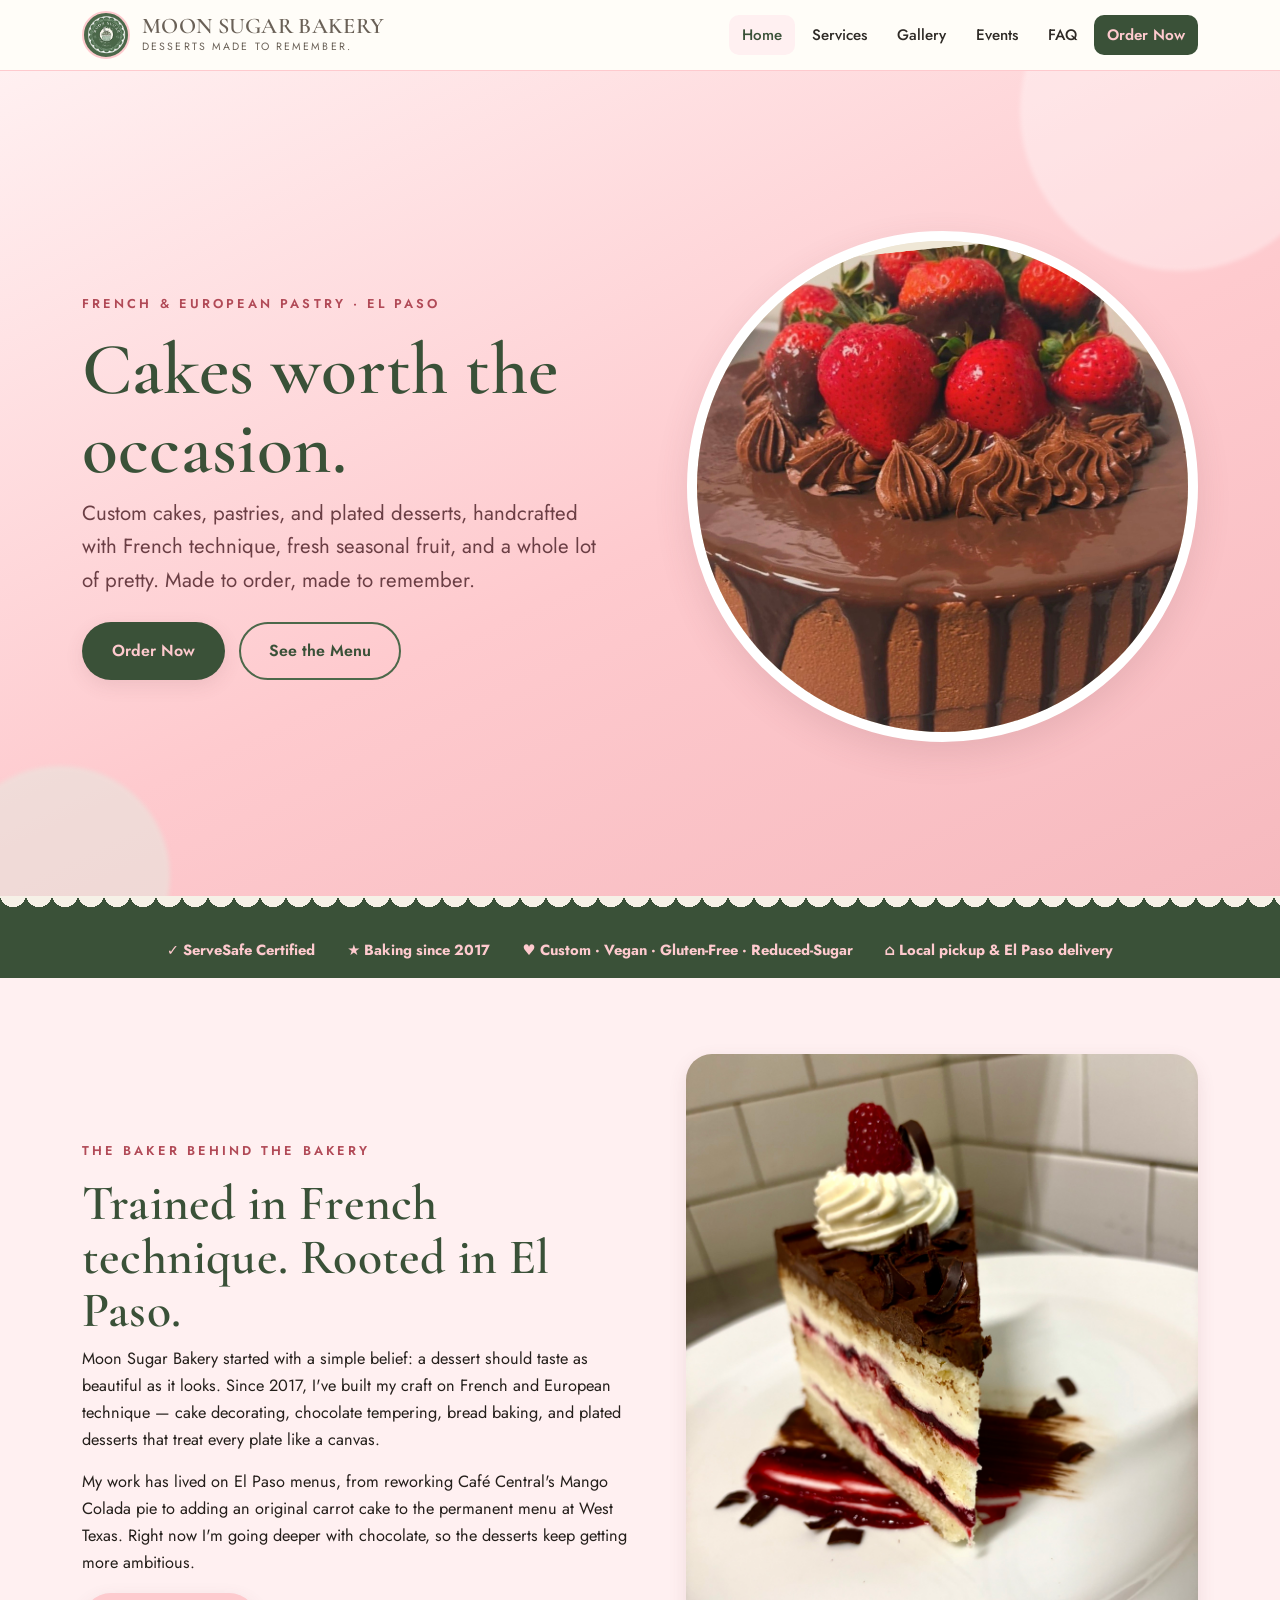
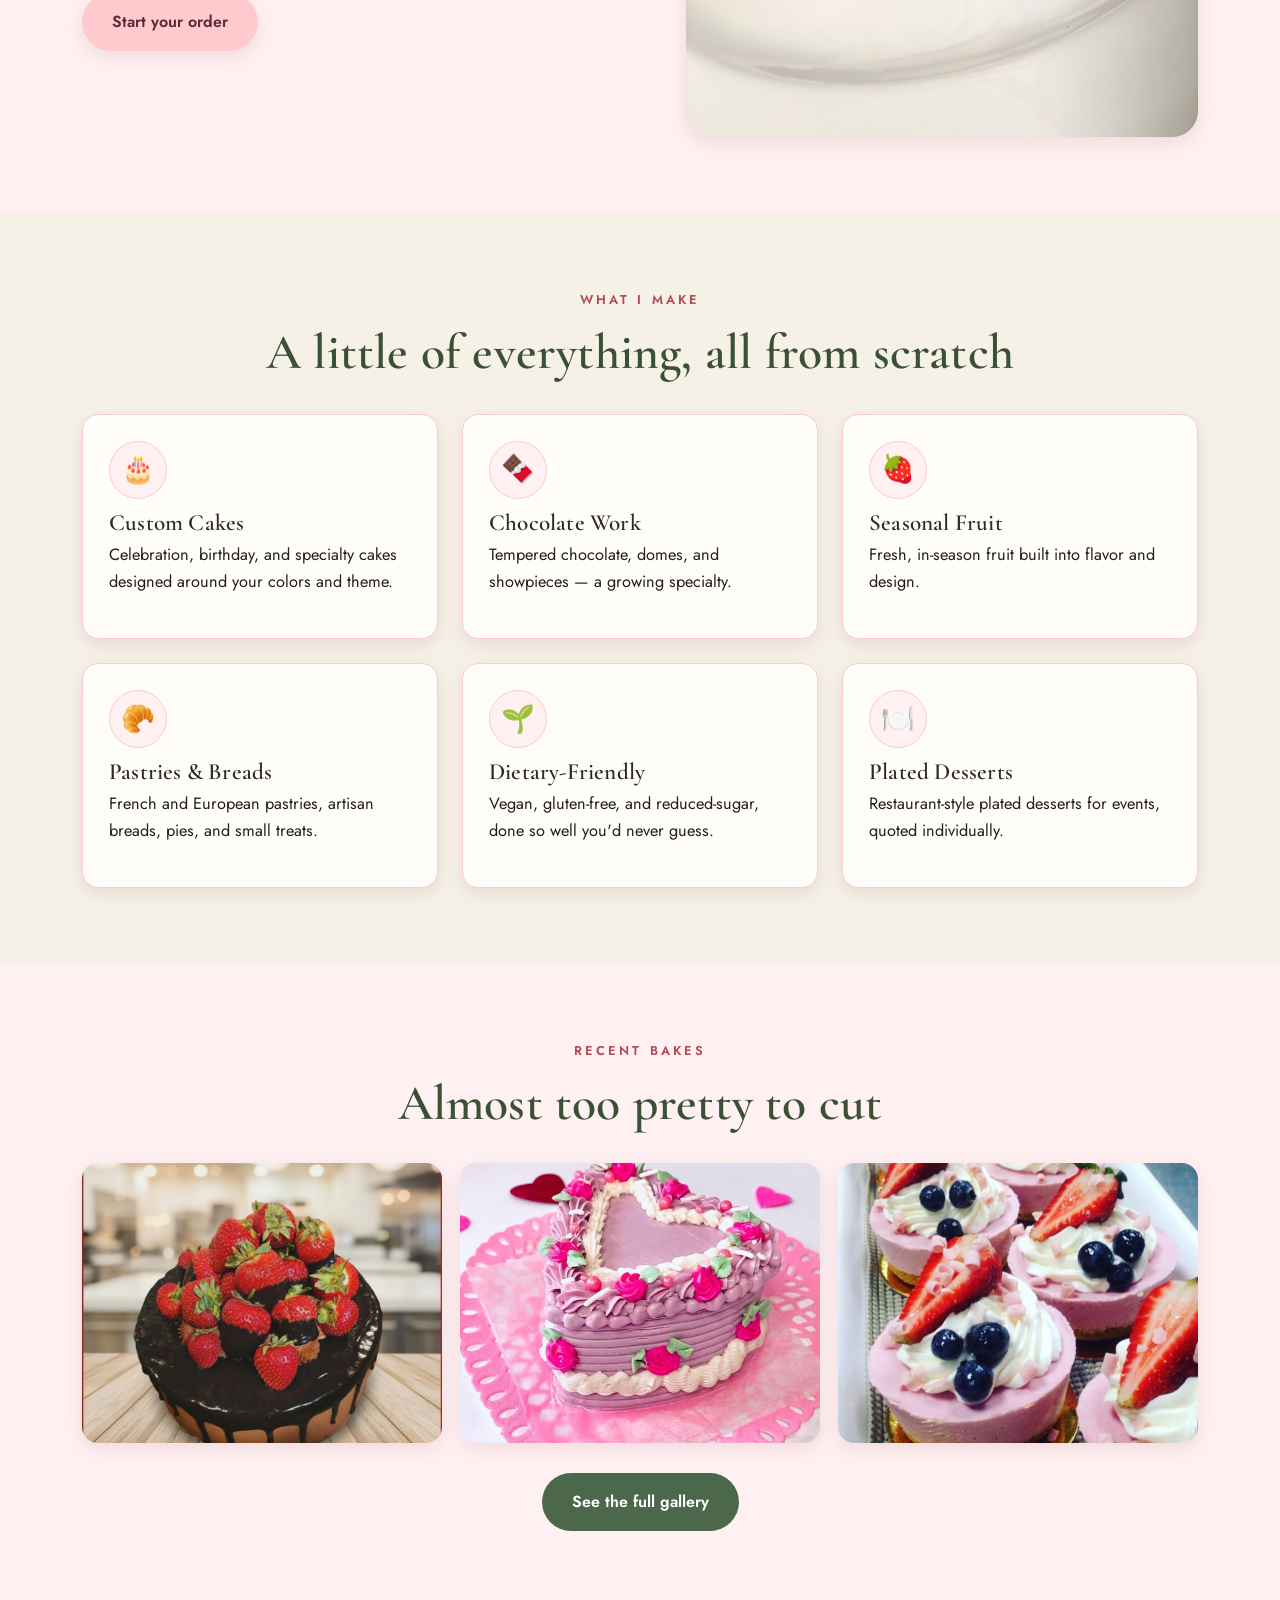
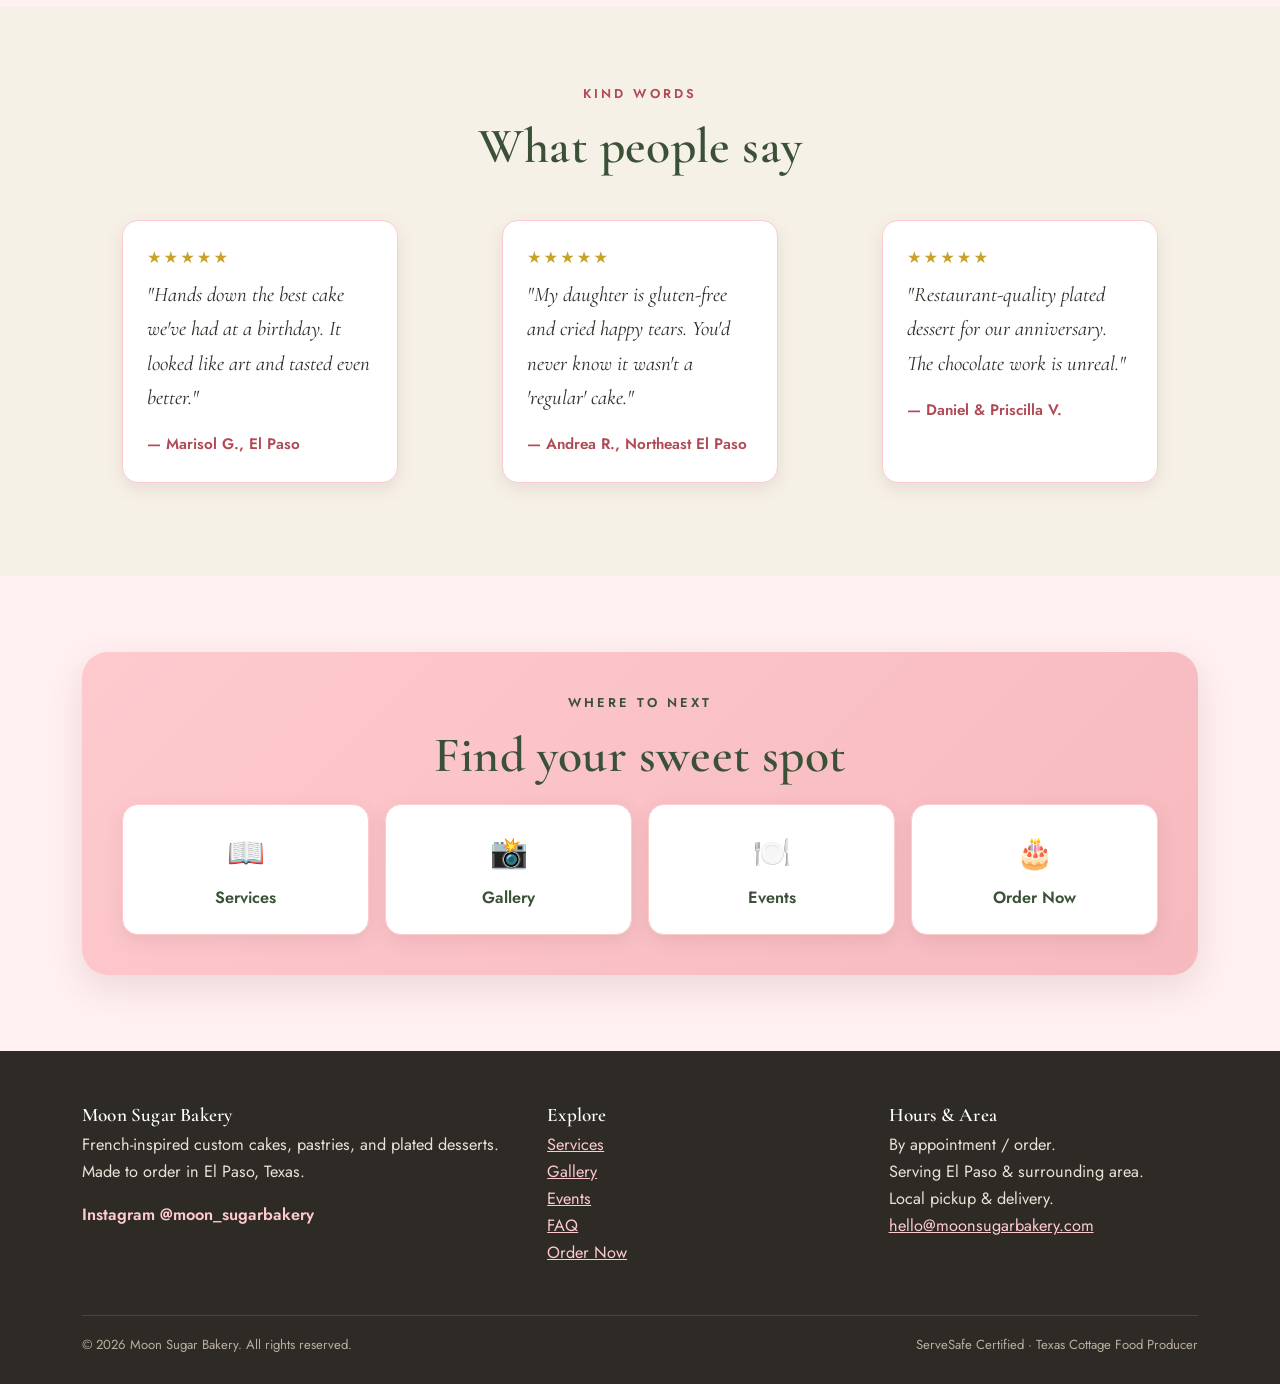
<file: index.html>
<!DOCTYPE html>
<html lang="en">
<head>
<meta charset="UTF-8">
<meta name="viewport" content="width=device-width, initial-scale=1.0">
<title>Moon Sugar Bakery | French-Inspired Custom Cakes in El Paso, TX</title>
<meta name="description" content="Moon Sugar Bakery — French and European-inspired custom cakes, pastries, and plated desserts in El Paso, Texas. ServeSafe certified. Vegan, gluten-free, and reduced-sugar options. Order for local pickup or delivery.">
<meta property="og:title" content="Moon Sugar Bakery — Desserts made to remember.">
<meta property="og:description" content="Cakes worth the occasion. French technique, made to order in El Paso.">
<meta property="og:image" content="images/MSB%20Logo.png">
<meta name="keywords" content="custom cakes El Paso, bakery El Paso, gluten-free cakes El Paso, vegan desserts El Paso, birthday cakes, plated desserts, Moon Sugar Bakery">
<script type="application/ld+json">
{
  "@context": "https://schema.org",
  "@type": "Bakery",
  "name": "Moon Sugar Bakery",
  "description": "French and European-inspired custom cakes, pastries, cookies, and plated desserts, handmade in El Paso, Texas. Vegan, gluten-free, and reduced-sugar options.",
  "servesCuisine": ["Bakery", "Custom Cakes", "Desserts"],
  "areaServed": "El Paso, Texas",
  "email": "hello@moonsugarbakery.com",
  "image": "images/MSB%20Logo.png",
  "sameAs": ["https://instagram.com/moon_sugarbakery"],
  "address": { "@type": "PostalAddress", "addressLocality": "El Paso", "addressRegion": "TX", "addressCountry": "US" },
  "priceRange": "$$"
}
</script>
<link rel="preconnect" href="https://fonts.googleapis.com">
<link rel="preconnect" href="https://fonts.gstatic.com" crossorigin>
<link href="https://fonts.googleapis.com/css2?family=Cormorant+Garamond:ital,wght@0,500;0,600;1,400&family=Jost:wght@300;400;500;600&display=swap" rel="stylesheet">
<link rel="stylesheet" href="styles.css">
</head>
<body>
<a class="skip" href="#main">Skip to main content</a>

<!-- ===== HEADER / NAV ===== -->
<header class="site">
  <div class="nav">
    <div class="nav-left">
      <a class="brand" href="index.html" aria-label="Moon Sugar Bakery home">
        <img class="logo" src="images/MSB%20Logo.png" alt="Moon Sugar Bakery logo" width="48" height="48"
             onerror="this.style.display='none';this.nextElementSibling.style.display='grid';">
        <span class="logo" aria-hidden="true" style="display:none">M</span>
        <span><b>Moon Sugar Bakery</b><span>Desserts made to remember.</span></span>
      </a>
    </div>
    <button class="menu-toggle" aria-expanded="false" aria-controls="primary-nav">Menu</button>
    <ul class="navlinks" id="primary-nav">
      <li><a href="index.html" aria-current="page">Home</a></li>
      <li><a href="services.html">Services</a></li>
      <li><a href="gallery.html">Gallery</a></li>
      <li><a href="catering.html">Events</a></li>
      <li><a href="faq.html">FAQ</a></li>
      <li><a class="cta" href="order.html">Order Now</a></li>
    </ul>
  </div>
</header>

<main id="main">
<span id="top"></span>

<!-- ===== HERO ===== -->
<section class="hero" aria-label="Welcome">
  <span class="blob b1" aria-hidden="true"></span>
  <span class="blob b2" aria-hidden="true"></span>
  <div class="hero-inner">
    <div>
      <p class="eyebrow">French &amp; European Pastry · El Paso</p>
      <h1>Cakes worth the occasion.</h1>
      <p class="lede">Custom cakes, pastries, and plated desserts, handcrafted with French technique, fresh seasonal fruit, and a whole lot of pretty. Made to order, made to remember.</p>
      <div class="cta-row">
        <a class="btn btn-greenpink" href="order.html">Order Now</a>
        <a class="btn btn-outline" href="services.html">See the Menu</a>
      </div>
    </div>
    <div class="hero-art">
      <img class="gimg" src="images/Choc%20Straw%202.png" alt="Chocolate strawberry celebration cake topped with fresh and chocolate-dipped strawberries" data-ph="Signature cake photo" style="object-position:center 30%;transform:scale(1.2)">
    </div>
  </div>
</section>
<hr class="scallop" style="--wash:var(--green-deep)" aria-hidden="true">

<!-- ===== TRUST BAR ===== -->
<div class="trust" role="note">
  <div class="wrap">
    <span><b>✓ ServeSafe Certified</b></span>
    <span><b>★ Baking since 2017</b></span>
    <span><b>♥ Custom · Vegan · Gluten-Free · Reduced-Sugar</b></span>
    <span><b>⌂ Local pickup &amp; El Paso delivery</b></span>
  </div>
</div>

<!-- ===== ABOUT ===== -->
<section id="about" class="tint-blush">
  <div class="wrap split">
    <div>
      <p class="eyebrow">The Baker Behind the Bakery</p>
      <h2>Trained in French technique. Rooted in El Paso.</h2>
      <p>Moon Sugar Bakery started with a simple belief: a dessert should taste as beautiful as it looks. Since 2017, I've built my craft on French and European technique — cake decorating, chocolate tempering, bread baking, and plated desserts that treat every plate like a canvas.</p>
      <p>My work has lived on El Paso menus, from reworking Café Central's Mango Colada pie to adding an original carrot cake to the permanent menu at West Texas. Right now I'm going deeper with chocolate, so the desserts keep getting more ambitious.</p>
      <div class="cta-row"><a class="btn btn-pink" href="order.html">Start your order</a></div>
    </div>
    <img class="gimg round" src="images/Single%20Serve%20Choc%20Straw.jpeg" alt="A single-serve chocolate strawberry cake, beautifully plated" data-ph="Signature cake" style="min-height:340px;height:100%">
  </div>
</section>

<!-- ===== SPECIALTIES ===== -->
<section class="tint-cream" aria-labelledby="spec-h">
  <div class="wrap center">
    <p class="eyebrow">What I Make</p>
    <h2 id="spec-h">A little of everything, all from scratch</h2>
  </div>
  <div class="wrap grid grid-3" style="margin-top:34px">
    <div class="card"><div class="ic" aria-hidden="true">🎂</div><h3>Custom Cakes</h3><p>Celebration, birthday, and specialty cakes designed around your colors and theme.</p></div>
    <div class="card"><div class="ic" aria-hidden="true">🍫</div><h3>Chocolate Work</h3><p>Tempered chocolate, domes, and showpieces — a growing specialty.</p></div>
    <div class="card"><div class="ic" aria-hidden="true">🍓</div><h3>Seasonal Fruit</h3><p>Fresh, in-season fruit built into flavor and design.</p></div>
    <div class="card"><div class="ic" aria-hidden="true">🥐</div><h3>Pastries &amp; Breads</h3><p>French and European pastries, artisan breads, pies, and small treats.</p></div>
    <div class="card"><div class="ic" aria-hidden="true">🌱</div><h3>Dietary-Friendly</h3><p>Vegan, gluten-free, and reduced-sugar, done so well you'd never guess.</p></div>
    <div class="card"><div class="ic" aria-hidden="true">🍽️</div><h3>Plated Desserts</h3><p>Restaurant-style plated desserts for events, quoted individually.</p></div>
  </div>
</section>

<!-- ===== GALLERY PREVIEW ===== -->
<section class="tint-blush" aria-labelledby="gal-h">
  <div class="wrap center">
    <p class="eyebrow">Recent Bakes</p>
    <h2 id="gal-h">Almost too pretty to cut</h2>
  </div>
  <div class="wrap gallery-grid" style="margin-top:32px">
    <img class="gimg" src="images/Choc%20Straw%201.jpg" alt="Chocolate drip cake topped with fresh strawberries" data-ph="Chocolate strawberry cake" style="object-position:center 30%;trasnform:scale(1.9)">
    <img class="gimg" src="images/Small%20Pink%20Cake.jpg" alt="A small pink celebration cake with delicate piping" data-ph="Small pink cake" style="object-position:center 10%">
    <img class="gimg" src="images/Straw%20Tarts.jpg" alt="Fresh strawberry tarts with glossy glaze" data-ph="Strawberry tarts" style="object-position:center 25%">
  </div>
  <div class="center" style="margin-top:30px">
    <a class="btn btn-primary" href="gallery.html">See the full gallery</a>
  </div>
</section>

<!-- ===== TESTIMONIALS ===== -->
<section class="tint-cream" aria-labelledby="rev-h">
  <div class="wrap center"><p class="eyebrow">Kind Words</p><h2 id="rev-h">What people say</h2></div>
  <div class="wrap grid grid-3" style="margin-top:30px">
    <blockquote class="quote"><div class="stars" aria-hidden="true">★★★★★</div><p>"Hands down the best cake we've had at a birthday. It looked like art and tasted even better."</p><cite>— Marisol G., El Paso</cite></blockquote>
    <blockquote class="quote"><div class="stars" aria-hidden="true">★★★★★</div><p>"My daughter is gluten-free and cried happy tears. You'd never know it wasn't a 'regular' cake."</p><cite>— Andrea R., Northeast El Paso</cite></blockquote>
    <blockquote class="quote"><div class="stars" aria-hidden="true">★★★★★</div><p>"Restaurant-quality plated dessert for our anniversary. The chocolate work is unreal."</p><cite>— Daniel &amp; Priscilla V.</cite></blockquote>
  </div>
</section>

<!-- ===== CTA BAND ===== -->
<section class="tint-blush">
  <div class="wrap">
    <div class="cta-band">
      <p class="eyebrow" style="color:var(--green-deep)">Where To Next</p>
      <h2>Find your sweet spot</h2>
      <div class="cta-grid">
        <a class="cta-tile" href="services.html"><span class="em" aria-hidden="true">📖</span>Services</a>
        <a class="cta-tile" href="gallery.html"><span class="em" aria-hidden="true">📸</span>Gallery</a>
        <a class="cta-tile" href="catering.html"><span class="em" aria-hidden="true">🍽️</span>Events</a>
        <a class="cta-tile" href="order.html"><span class="em" aria-hidden="true">🎂</span>Order Now</a>
      </div>
    </div>
  </div>
</section>

</main>

<!-- ===== FOOTER ===== -->
<footer class="site" id="contact">
  <div class="wrap">
    <div class="foot-grid">
      <div>
        <h3>Moon Sugar Bakery</h3>
        <p>French-inspired custom cakes, pastries, and plated desserts. Made to order in El Paso, Texas.</p>
        <p class="social"><a href="https://instagram.com/moon_sugarbakery" rel="noopener">Instagram @moon_sugarbakery</a></p>
      </div>
      <div>
        <h3>Explore</h3>
        <p><a href="services.html">Services</a><br><a href="gallery.html">Gallery</a><br><a href="catering.html">Events</a><br><a href="faq.html">FAQ</a><br><a href="order.html">Order Now</a></p>
      </div>
      <div>
        <h3>Hours &amp; Area</h3>
        <p>By appointment / order.<br>Serving El Paso &amp; surrounding area.<br>Local pickup &amp; delivery.<br><a href="mailto:hello@moonsugarbakery.com">hello@moonsugarbakery.com</a></p>
      </div>
    </div>
    <div class="legal">
      <span>© <span id="yr"></span> Moon Sugar Bakery. All rights reserved.</span>
      <span>ServeSafe Certified · Texas Cottage Food Producer</span>
    </div>
  </div>
</footer>
<script src="script.js"></script>
</body>
</html>
</file>
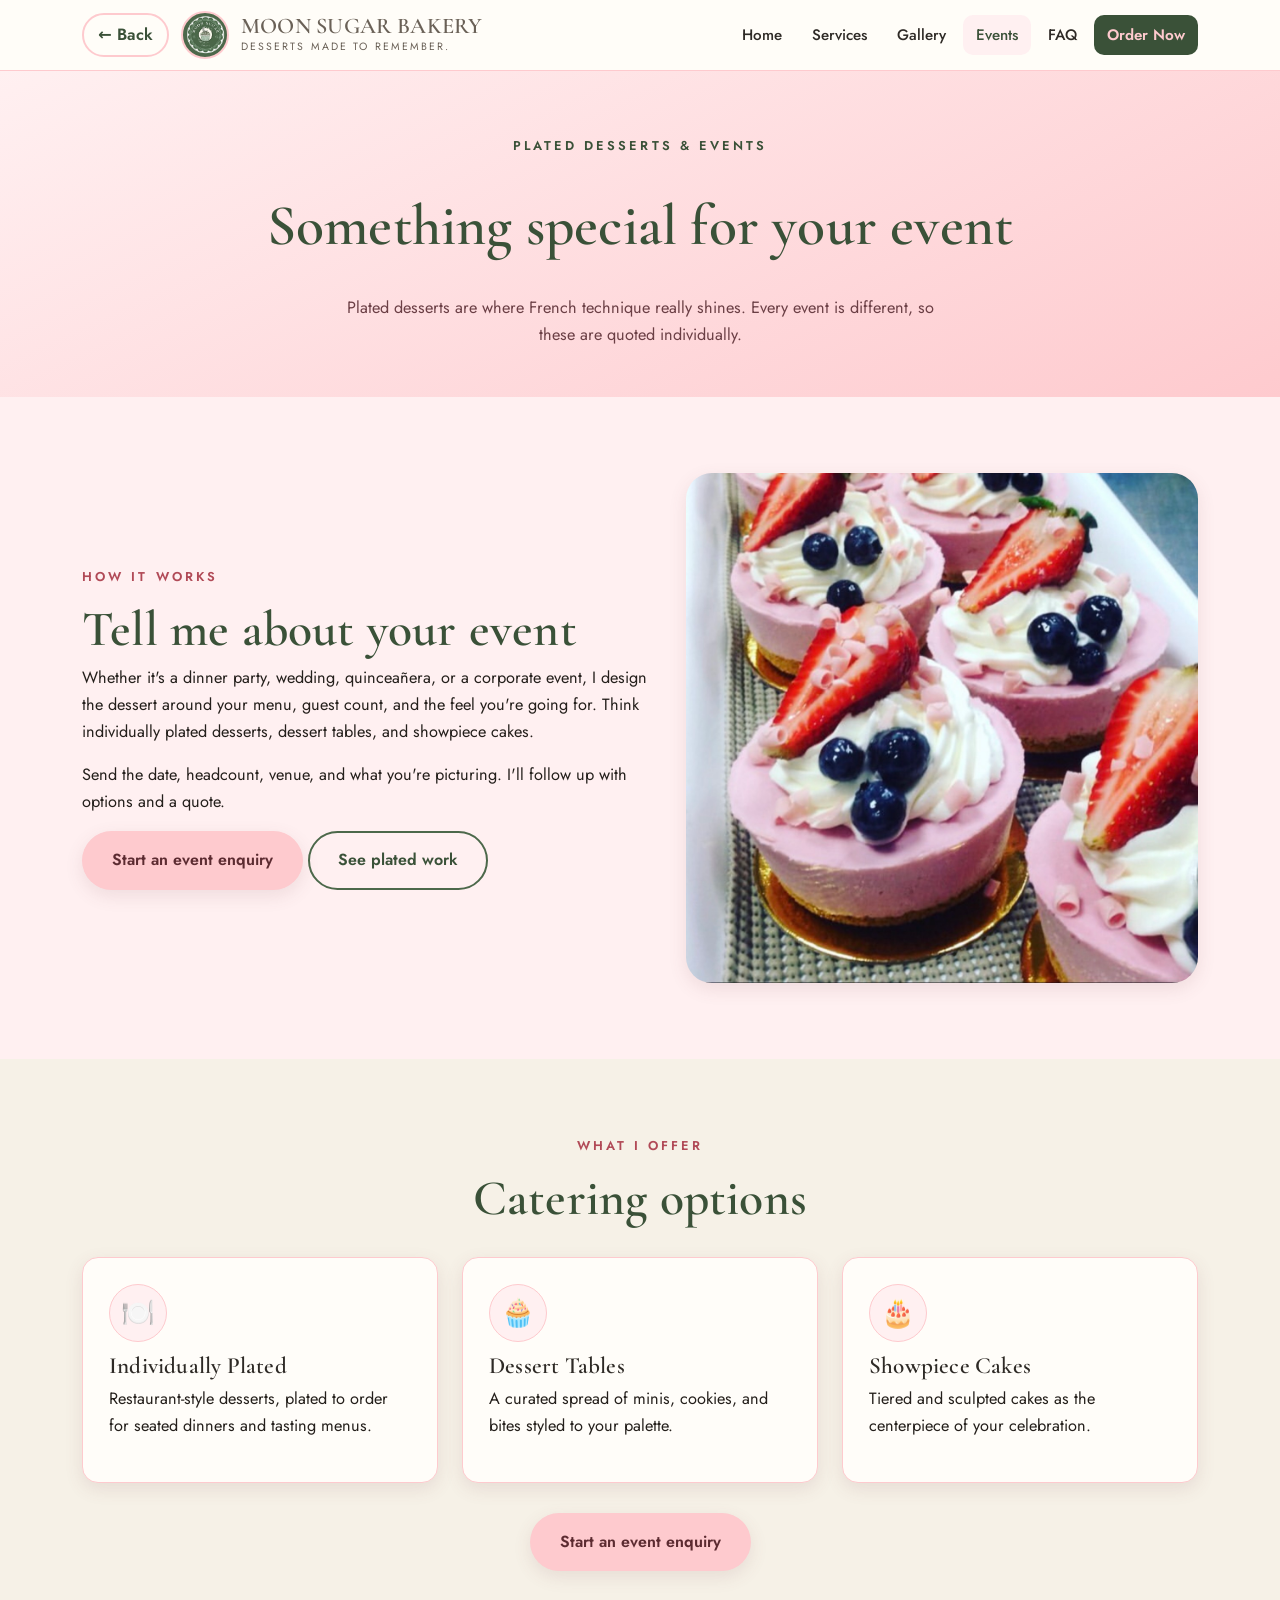
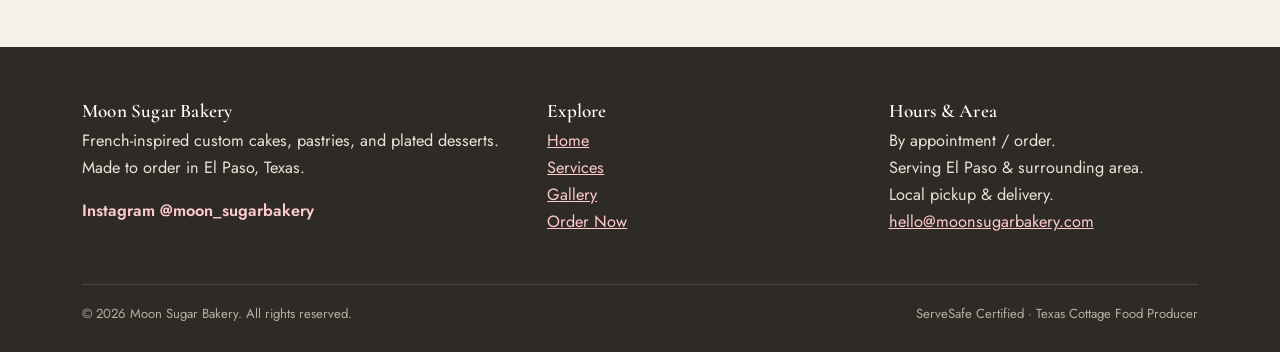
<file: catering.html>
<!DOCTYPE html>
<html lang="en">
<head>
<meta charset="UTF-8">
<meta name="viewport" content="width=device-width, initial-scale=1.0">
<title>Events &amp; Plated Desserts | Moon Sugar Bakery — El Paso, TX</title>
<meta name="description" content="Restaurant-style plated desserts and event catering from Moon Sugar Bakery in El Paso. Custom enquiry, quoted per event.">
<link rel="preconnect" href="https://fonts.googleapis.com">
<link rel="preconnect" href="https://fonts.gstatic.com" crossorigin>
<link href="https://fonts.googleapis.com/css2?family=Cormorant+Garamond:ital,wght@0,500;0,600;1,400&family=Jost:wght@300;400;500;600&display=swap" rel="stylesheet">
<link rel="stylesheet" href="styles.css">
</head>
<body class="subpage">
<a class="skip" href="#main">Skip to main content</a>

<header class="site">
  <div class="nav">
    <div class="nav-left">
      <a class="back" href="index.html" aria-label="Back to home">&#8592; Back</a>
      <a class="brand" href="index.html" aria-label="Moon Sugar Bakery home">
        <img class="logo" src="images/MSB%20Logo.png" alt="Moon Sugar Bakery logo" width="48" height="48"
             onerror="this.style.display='none';this.nextElementSibling.style.display='grid';">
        <span class="logo" aria-hidden="true" style="display:none">M</span>
        <span><b>Moon Sugar Bakery</b><span>Desserts made to remember.</span></span>
      </a>
    </div>
    <button class="menu-toggle" aria-expanded="false" aria-controls="primary-nav">Menu</button>
    <ul class="navlinks" id="primary-nav">
      <li><a href="index.html">Home</a></li>
      <li><a href="services.html">Services</a></li>
      <li><a href="gallery.html">Gallery</a></li>
      <li><a href="catering.html" aria-current="page">Events</a></li>
      <li><a href="faq.html">FAQ</a></li>
      <li><a class="cta" href="order.html">Order Now</a></li>
    </ul>
  </div>
</header>

<main id="main">
  <div class="page-head">
    <p class="eyebrow" style="color:var(--green-deep)">Plated Desserts &amp; Events</p>
    <h1>Something special for your event</h1>
    <p>Plated desserts are where French technique really shines. Every event is different, so these are quoted individually.</p>
  </div>

  <section class="tint-blush">
    <div class="wrap split">
      <div>
        <p class="eyebrow">How It Works</p>
        <h2>Tell me about your event</h2>
        <p>Whether it's a dinner party, wedding, quinceañera, or a corporate event, I design the dessert around your menu, guest count, and the feel you're going for. Think individually plated desserts, dessert tables, and showpiece cakes.</p>
        <p>Send the date, headcount, venue, and what you're picturing. I'll follow up with options and a quote.</p>
        <div class="cta-row">
          <a class="btn btn-pink" href="event-enquiry.html">Start an event enquiry</a>
          <a class="btn btn-outline" href="gallery.html">See plated work</a>
        </div>
      </div>
      <img class="gimg round" src="images/Straw%20Tarts.jpg" alt="Fresh strawberry tarts with a glossy glaze" data-ph="Strawberry tarts" style="min-height:340px;height:100%">
    </div>
  </section>

  <section class="tint-cream">
    <div class="wrap center"><p class="eyebrow">What I Offer</p><h2>Catering options</h2></div>
    <div class="wrap grid grid-3" style="margin-top:32px">
      <div class="card"><div class="ic" aria-hidden="true">🍽️</div><h3>Individually Plated</h3><p>Restaurant-style desserts, plated to order for seated dinners and tasting menus.</p></div>
      <div class="card"><div class="ic" aria-hidden="true">🧁</div><h3>Dessert Tables</h3><p>A curated spread of minis, cookies, and bites styled to your palette.</p></div>
      <div class="card"><div class="ic" aria-hidden="true">🎂</div><h3>Showpiece Cakes</h3><p>Tiered and sculpted cakes as the centerpiece of your celebration.</p></div>
    </div>
    <div class="center" style="margin-top:30px"><a class="btn btn-pink" href="event-enquiry.html">Start an event enquiry</a></div>
  </section>
</main>

<footer class="site">
  <div class="wrap">
    <div class="foot-grid">
      <div>
        <h3>Moon Sugar Bakery</h3>
        <p>French-inspired custom cakes, pastries, and plated desserts. Made to order in El Paso, Texas.</p>
        <p class="social"><a href="https://instagram.com/moon_sugarbakery" rel="noopener">Instagram @moon_sugarbakery</a></p>
      </div>
      <div><h3>Explore</h3><p><a href="index.html">Home</a><br><a href="services.html">Services</a><br><a href="gallery.html">Gallery</a><br><a href="order.html">Order Now</a></p></div>
      <div><h3>Hours &amp; Area</h3><p>By appointment / order.<br>Serving El Paso &amp; surrounding area.<br>Local pickup &amp; delivery.<br><a href="mailto:hello@moonsugarbakery.com">hello@moonsugarbakery.com</a></p></div>
    </div>
    <div class="legal"><span>© <span id="yr"></span> Moon Sugar Bakery. All rights reserved.</span><span>ServeSafe Certified · Texas Cottage Food Producer</span></div>
  </div>
</footer>
<script src="script.js"></script>
</body>
</html>
</file>
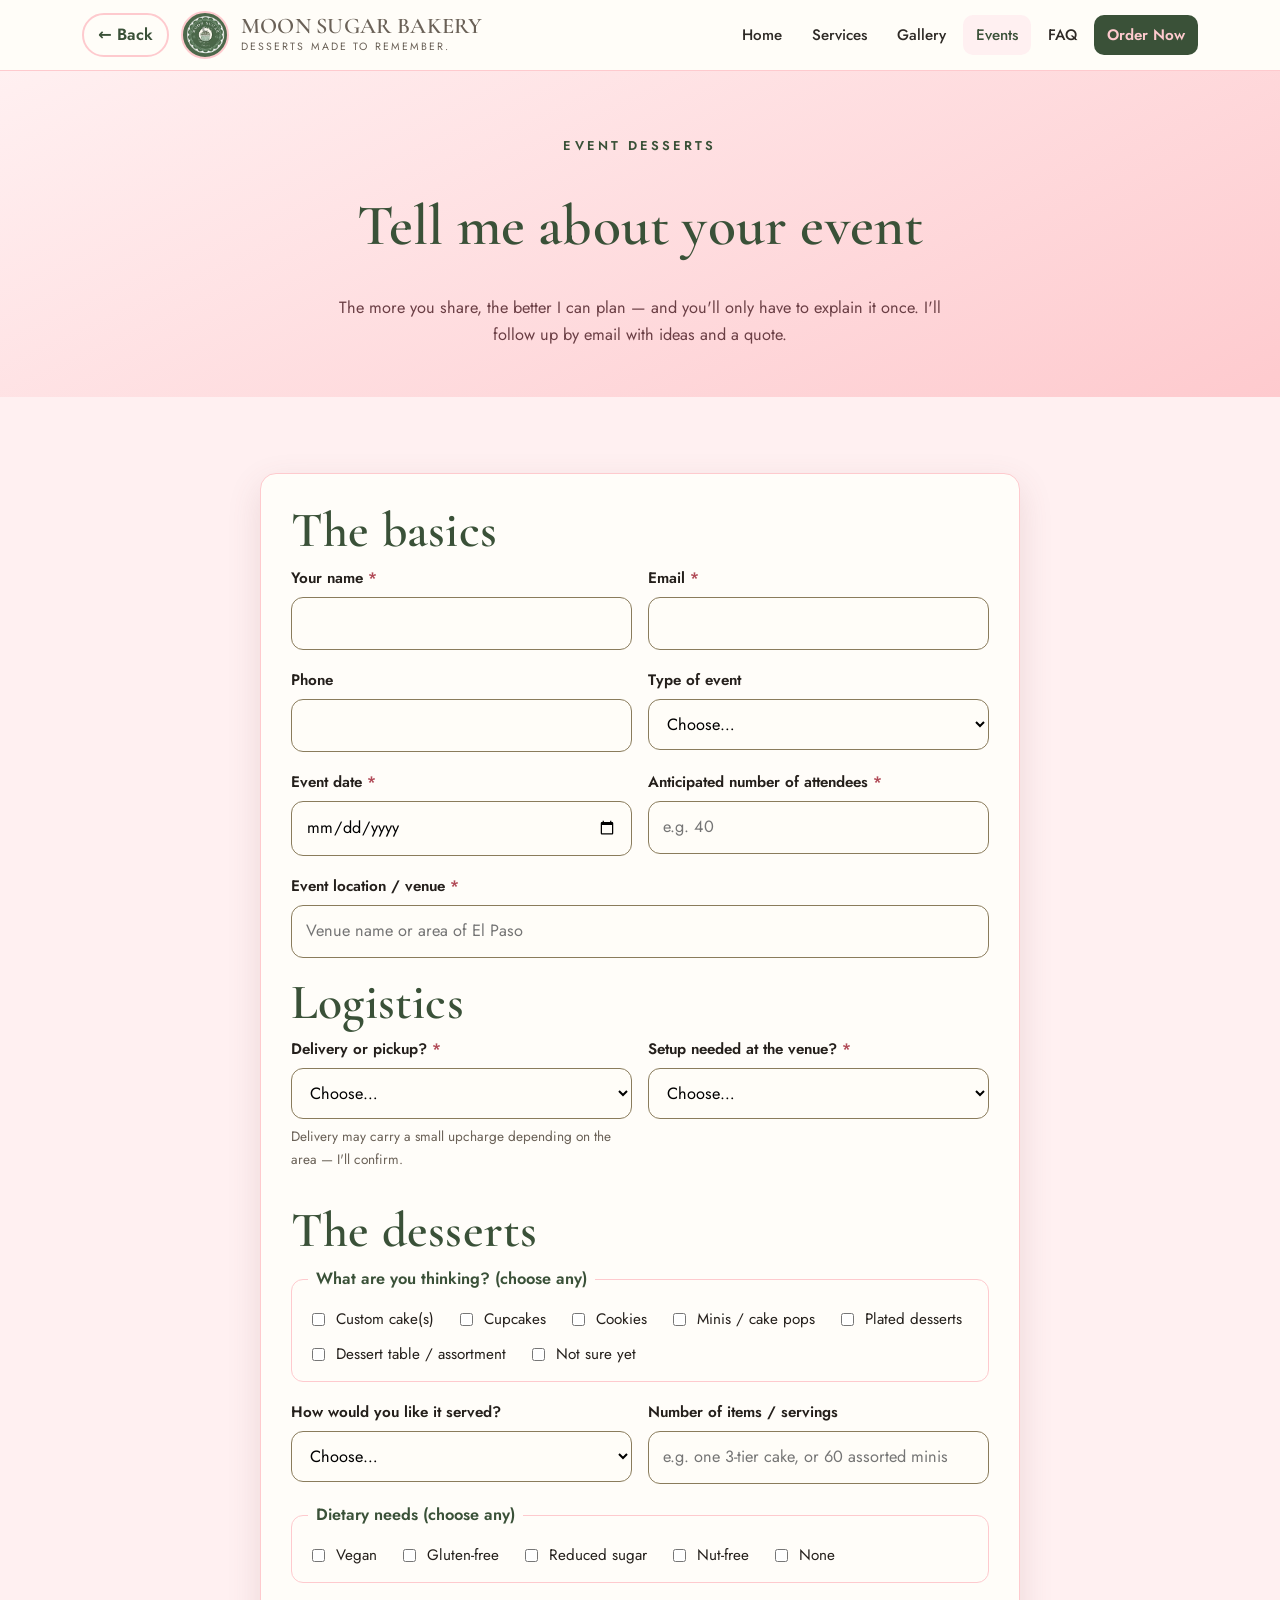
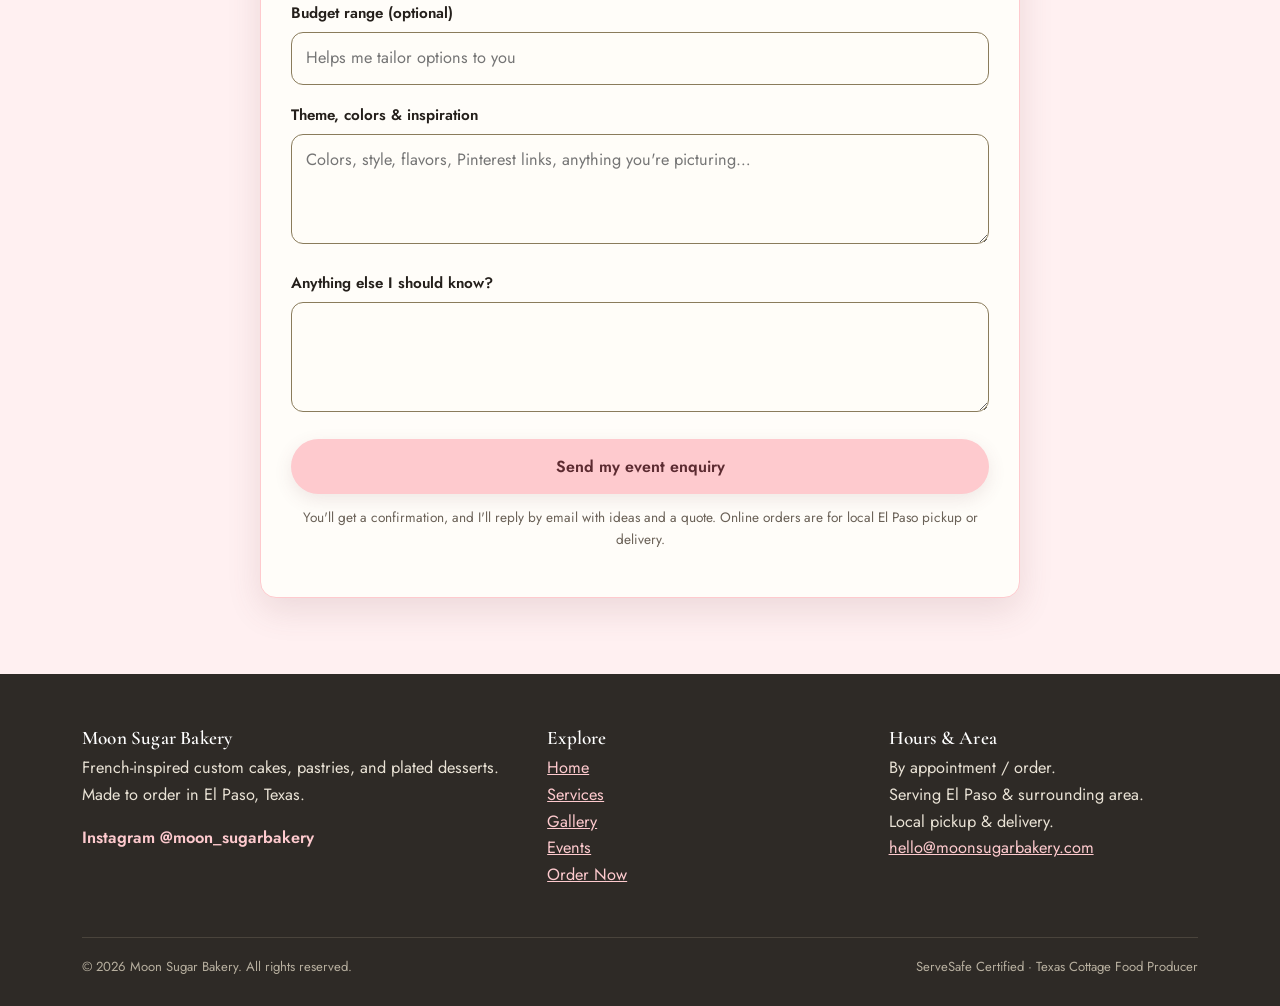
<file: event-enquiry.html>
<!DOCTYPE html>
<html lang="en">
<head>
<meta charset="UTF-8">
<meta name="viewport" content="width=device-width, initial-scale=1.0">
<title>Event Dessert Enquiry | Moon Sugar Bakery — El Paso, TX</title>
<meta name="description" content="Tell Moon Sugar Bakery about your event and dessert needs. Custom cakes, dessert tables, and plated desserts for celebrations across El Paso, Texas.">
<link rel="preconnect" href="https://fonts.googleapis.com">
<link rel="preconnect" href="https://fonts.gstatic.com" crossorigin>
<link href="https://fonts.googleapis.com/css2?family=Cormorant+Garamond:ital,wght@0,500;0,600;1,400&family=Jost:wght@300;400;500;600&display=swap" rel="stylesheet">
<link rel="stylesheet" href="styles.css">
</head>
<body class="subpage">
<a class="skip" href="#main">Skip to main content</a>

<header class="site">
  <div class="nav">
    <div class="nav-left">
      <a class="back" href="index.html" aria-label="Back to home">&#8592; Back</a>
      <a class="brand" href="index.html" aria-label="Moon Sugar Bakery home">
        <img class="logo" src="images/MSB%20Logo.png" alt="Moon Sugar Bakery logo" width="48" height="48"
             onerror="this.style.display='none';this.nextElementSibling.style.display='grid';">
        <span class="logo" aria-hidden="true" style="display:none">M</span>
        <span><b>Moon Sugar Bakery</b><span>Desserts made to remember.</span></span>
      </a>
    </div>
    <button class="menu-toggle" aria-expanded="false" aria-controls="primary-nav">Menu</button>
    <ul class="navlinks" id="primary-nav">
      <li><a href="index.html">Home</a></li>
      <li><a href="services.html">Services</a></li>
      <li><a href="gallery.html">Gallery</a></li>
      <li><a href="catering.html" aria-current="page">Events</a></li>
      <li><a href="faq.html">FAQ</a></li>
      <li><a class="cta" href="order.html">Order Now</a></li>
    </ul>
  </div>
</header>

<main id="main">
  <div class="page-head">
    <p class="eyebrow" style="color:var(--green-deep)">Event Desserts</p>
    <h1>Tell me about your event</h1>
    <p>The more you share, the better I can plan — and you'll only have to explain it once. I'll follow up by email with ideas and a quote.</p>
  </div>

  <section class="tint-blush">
    <form class="formcard w3form" data-w3form action="https://api.web3forms.com/submit" method="POST" aria-label="Event dessert enquiry form">
      <!-- Web3Forms setup: paste your free access key below (get it at web3forms.com) -->
      <input type="hidden" name="access_key" value="03e9b507-2061-494d-997e-eeda7892f659">
      <input type="hidden" name="subject" value="New Event Dessert Enquiry — Moon Sugar Bakery">
      <input type="hidden" name="from_name" value="Moon Sugar Bakery Website">
      <input type="checkbox" name="botcheck" tabindex="-1" aria-hidden="true" style="display:none">

      <h2 style="color:var(--green-deep);margin-top:0">The basics</h2>
      <div class="two">
        <div class="field"><label for="name">Your name <span class="req" aria-hidden="true">*</span></label><input id="name" name="name" type="text" required autocomplete="name"></div>
        <div class="field"><label for="email">Email <span class="req" aria-hidden="true">*</span></label><input id="email" name="email" type="email" required autocomplete="email"></div>
      </div>
      <div class="two">
        <div class="field"><label for="phone">Phone</label><input id="phone" name="phone" type="tel" autocomplete="tel"></div>
        <div class="field"><label for="event_type">Type of event</label>
          <select id="event_type" name="event_type">
            <option value="">Choose…</option>
            <option>Birthday</option><option>Wedding</option><option>Quinceañera</option>
            <option>Baby or bridal shower</option><option>Corporate / work event</option>
            <option>Holiday</option><option>Anniversary</option><option>Other</option>
          </select>
        </div>
      </div>
      <div class="two">
        <div class="field"><label for="event_date">Event date <span class="req" aria-hidden="true">*</span></label><input id="event_date" name="event_date" type="date" required></div>
        <div class="field"><label for="attendees">Anticipated number of attendees <span class="req" aria-hidden="true">*</span></label><input id="attendees" name="attendees" type="number" min="1" required placeholder="e.g. 40"></div>
      </div>
      <div class="field"><label for="location">Event location / venue <span class="req" aria-hidden="true">*</span></label><input id="location" name="location" type="text" required placeholder="Venue name or area of El Paso"></div>

      <h2 style="color:var(--green-deep)">Logistics</h2>
      <div class="two">
        <div class="field"><label for="fulfillment">Delivery or pickup? <span class="req" aria-hidden="true">*</span></label>
          <select id="fulfillment" name="fulfillment" required aria-describedby="deliv-note">
            <option value="">Choose…</option>
            <option>Local pickup (El Paso)</option>
            <option>Local delivery (El Paso area)</option>
          </select>
          <p class="help" id="deliv-note">Delivery may carry a small upcharge depending on the area — I'll confirm.</p>
        </div>
        <div class="field"><label for="setup">Setup needed at the venue? <span class="req" aria-hidden="true">*</span></label>
          <select id="setup" name="setup_needed" required>
            <option value="">Choose…</option>
            <option>Yes — please set up on site</option>
            <option>No — drop-off / pickup is fine</option>
            <option>Not sure yet</option>
          </select>
        </div>
      </div>

      <h2 style="color:var(--green-deep)">The desserts</h2>
      <fieldset>
        <legend>What are you thinking? (choose any)</legend>
        <div class="checks">
          <label><input type="checkbox" name="desserts" value="Custom cake(s)"> Custom cake(s)</label>
          <label><input type="checkbox" name="desserts" value="Cupcakes"> Cupcakes</label>
          <label><input type="checkbox" name="desserts" value="Cookies"> Cookies</label>
          <label><input type="checkbox" name="desserts" value="Minis / cake pops"> Minis / cake pops</label>
          <label><input type="checkbox" name="desserts" value="Plated desserts"> Plated desserts</label>
          <label><input type="checkbox" name="desserts" value="Dessert table / assortment"> Dessert table / assortment</label>
          <label><input type="checkbox" name="desserts" value="Not sure yet"> Not sure yet</label>
        </div>
      </fieldset>
      <div class="two">
        <div class="field"><label for="format">How would you like it served?</label>
          <select id="format" name="format">
            <option value="">Choose…</option>
            <option>Single dessert only</option>
            <option>An assortment of items</option>
            <option>Full dessert table</option>
            <option>Individually plated</option>
            <option>Individually boxed / grab-and-go</option>
            <option>Not sure yet</option>
          </select>
        </div>
        <div class="field"><label for="quantity">Number of items / servings</label><input id="quantity" name="quantity" type="text" placeholder="e.g. one 3-tier cake, or 60 assorted minis"></div>
      </div>
      <fieldset>
        <legend>Dietary needs (choose any)</legend>
        <div class="checks">
          <label><input type="checkbox" name="dietary" value="Vegan"> Vegan</label>
          <label><input type="checkbox" name="dietary" value="Gluten-free"> Gluten-free</label>
          <label><input type="checkbox" name="dietary" value="Reduced sugar"> Reduced sugar</label>
          <label><input type="checkbox" name="dietary" value="Nut-free"> Nut-free</label>
          <label><input type="checkbox" name="dietary" value="None"> None</label>
        </div>
      </fieldset>
      <div class="field"><label for="budget">Budget range (optional)</label><input id="budget" name="budget" type="text" placeholder="Helps me tailor options to you"></div>
      <div class="field"><label for="theme">Theme, colors &amp; inspiration</label><textarea id="theme" name="theme" placeholder="Colors, style, flavors, Pinterest links, anything you're picturing…"></textarea></div>
      <div class="field"><label for="notes">Anything else I should know?</label><textarea id="notes" name="notes"></textarea></div>

      <button class="btn btn-pink" type="submit" style="width:100%">Send my event enquiry</button>
      <p class="help center" style="margin-top:12px">You'll get a confirmation, and I'll reply by email with ideas and a quote. Online orders are for local El Paso pickup or delivery.</p>
    </form>
  </section>
</main>

<footer class="site">
  <div class="wrap">
    <div class="foot-grid">
      <div>
        <h3>Moon Sugar Bakery</h3>
        <p>French-inspired custom cakes, pastries, and plated desserts. Made to order in El Paso, Texas.</p>
        <p class="social"><a href="https://instagram.com/moon_sugarbakery" rel="noopener">Instagram @moon_sugarbakery</a></p>
      </div>
      <div><h3>Explore</h3><p><a href="index.html">Home</a><br><a href="services.html">Services</a><br><a href="gallery.html">Gallery</a><br><a href="catering.html">Events</a><br><a href="order.html">Order Now</a></p></div>
      <div><h3>Hours &amp; Area</h3><p>By appointment / order.<br>Serving El Paso &amp; surrounding area.<br>Local pickup &amp; delivery.<br><a href="mailto:hello@moonsugarbakery.com">hello@moonsugarbakery.com</a></p></div>
    </div>
    <div class="legal"><span>© <span id="yr"></span> Moon Sugar Bakery. All rights reserved.</span><span>ServeSafe Certified · Texas Cottage Food Producer</span></div>
  </div>
</footer>
<script src="script.js"></script>
</body>
</html>
</file>
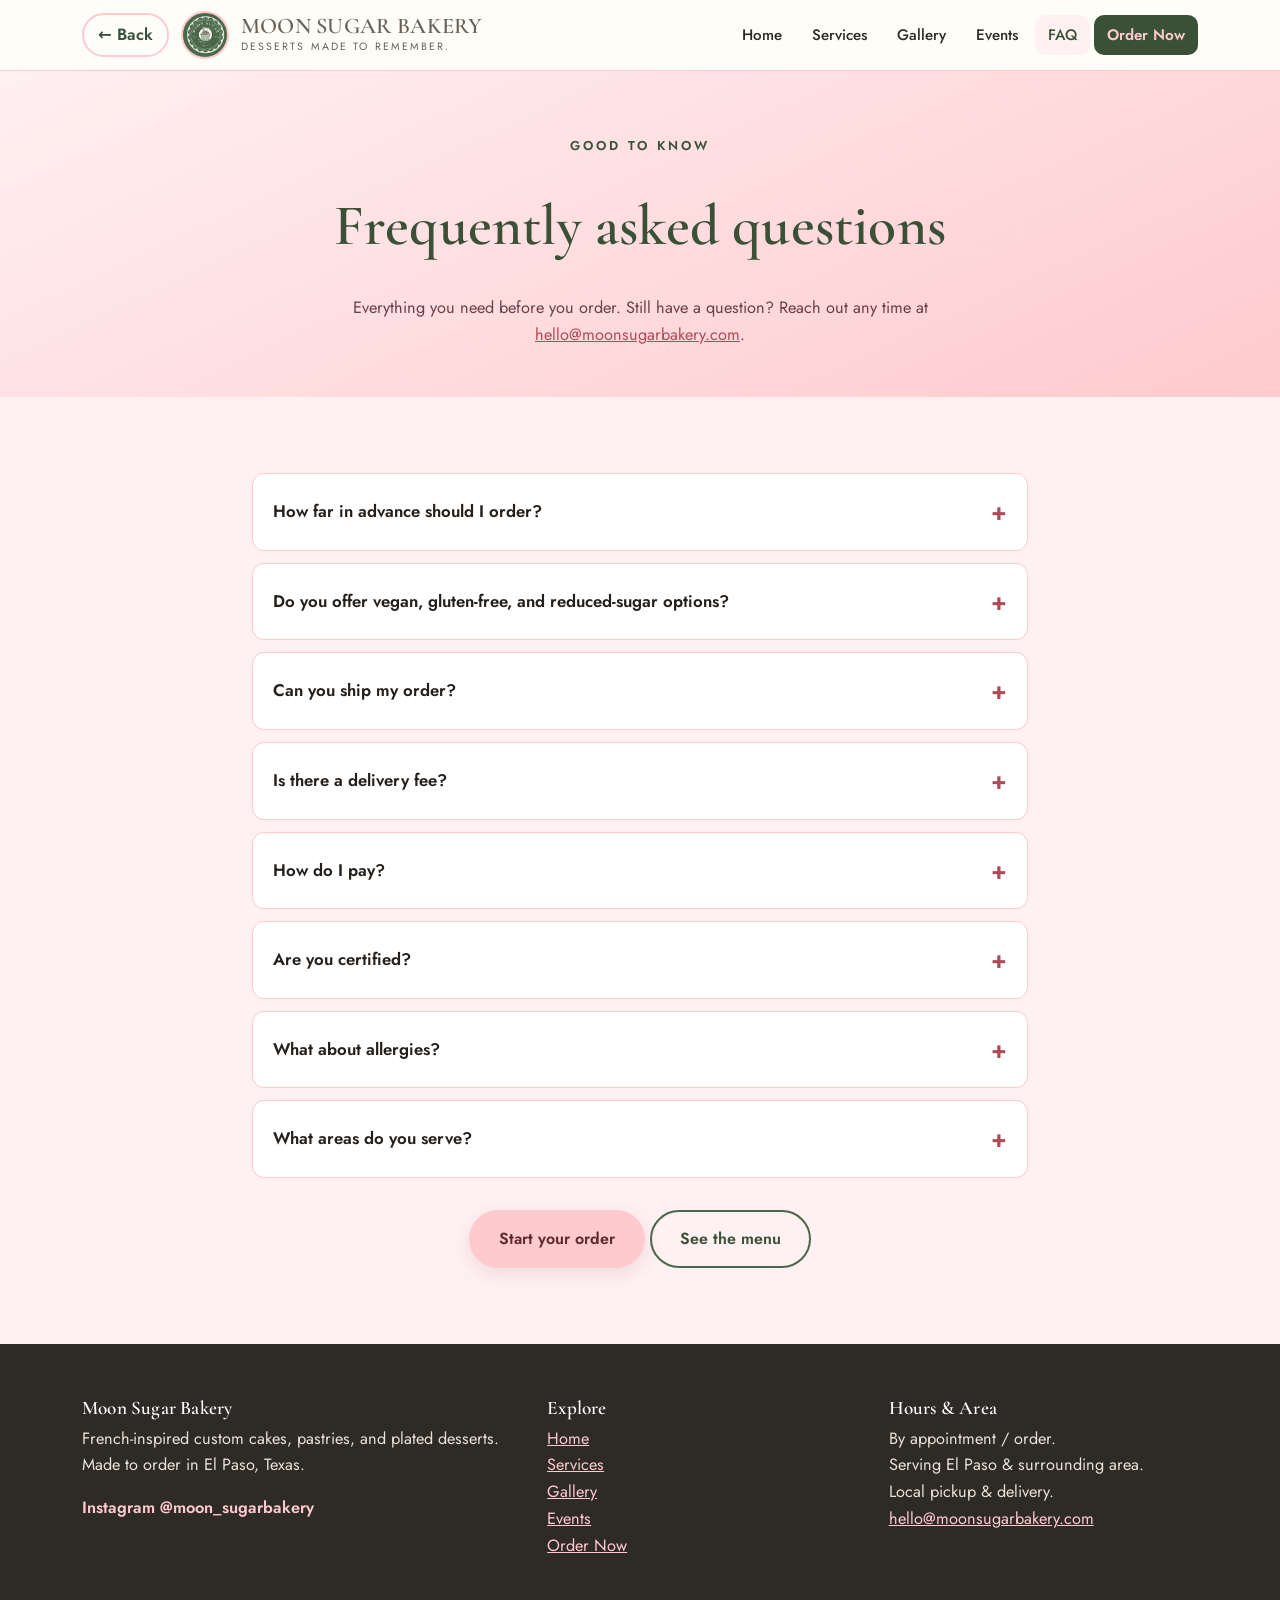
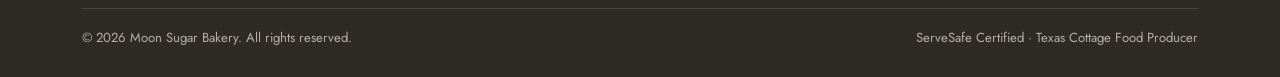
<file: faq.html>
<!DOCTYPE html>
<html lang="en">
<head>
<meta charset="UTF-8">
<meta name="viewport" content="width=device-width, initial-scale=1.0">
<title>FAQ | Moon Sugar Bakery — Custom Cakes in El Paso, TX</title>
<meta name="description" content="Answers to common questions about ordering from Moon Sugar Bakery in El Paso: lead time, vegan and gluten-free options, delivery, payment, and allergies.">
<link rel="preconnect" href="https://fonts.googleapis.com">
<link rel="preconnect" href="https://fonts.gstatic.com" crossorigin>
<link href="https://fonts.googleapis.com/css2?family=Cormorant+Garamond:ital,wght@0,500;0,600;1,400&family=Jost:wght@300;400;500;600&display=swap" rel="stylesheet">
<link rel="stylesheet" href="styles.css">
</head>
<body class="subpage">
<a class="skip" href="#main">Skip to main content</a>

<header class="site">
  <div class="nav">
    <div class="nav-left">
      <a class="back" href="index.html" aria-label="Back to home">&#8592; Back</a>
      <a class="brand" href="index.html" aria-label="Moon Sugar Bakery home">
        <img class="logo" src="images/MSB%20Logo.png" alt="Moon Sugar Bakery logo" width="48" height="48"
             onerror="this.style.display='none';this.nextElementSibling.style.display='grid';">
        <span class="logo" aria-hidden="true" style="display:none">M</span>
        <span><b>Moon Sugar Bakery</b><span>Desserts made to remember.</span></span>
      </a>
    </div>
    <button class="menu-toggle" aria-expanded="false" aria-controls="primary-nav">Menu</button>
    <ul class="navlinks" id="primary-nav">
      <li><a href="index.html">Home</a></li>
      <li><a href="services.html">Services</a></li>
      <li><a href="gallery.html">Gallery</a></li>
      <li><a href="catering.html">Events</a></li>
      <li><a href="faq.html" aria-current="page">FAQ</a></li>
      <li><a class="cta" href="order.html">Order Now</a></li>
    </ul>
  </div>
</header>

<main id="main">
  <div class="page-head">
    <p class="eyebrow" style="color:var(--green-deep)">Good To Know</p>
    <h1>Frequently asked questions</h1>
    <p>Everything you need before you order. Still have a question? Reach out any time at <a href="mailto:hello@moonsugarbakery.com">hello@moonsugarbakery.com</a>.</p>
  </div>

  <section class="tint-blush">
    <div class="wrap" style="max-width:820px">
      <details><summary>How far in advance should I order?</summary><p>For custom and specialty work, please ask at least 1–2 weeks ahead when possible. Larger events and tiered cakes need more lead time. Last-minute? Ask anyway — sometimes it works out.</p></details>
      <details><summary>Do you offer vegan, gluten-free, and reduced-sugar options?</summary><p>Yes, all three. Note it on your order. These are made with real technique so they taste like the original, not a compromise.</p></details>
      <details><summary>Can you ship my order?</summary><p>Not currently. Under Texas cottage food rules, online orders are picked up in person or delivered locally in the El Paso area — no shipping.</p></details>
      <details><summary>Is there a delivery fee?</summary><p>Delivery may carry a small upcharge depending on where you are in the El Paso area. Note delivery on your order and I'll confirm the details before you pay.</p></details>
      <details><summary>How do I pay?</summary><p>After we confirm the details, you'll get a secure payment link. Custom cakes may need a deposit to reserve the date, with the balance due before pickup or delivery.</p></details>
      <details><summary>Are you certified?</summary><p>Yes — ServeSafe certified, and baking professionally since 2017.</p></details>
      <details><summary>What about allergies?</summary><p>Tell me in the order notes. I'll be honest about what I can safely accommodate in a home-kitchen environment.</p></details>
      <details><summary>What areas do you serve?</summary><p>El Paso and the surrounding area, for local pickup and delivery.</p></details>
    </div>
    <div class="center" style="margin-top:32px">
      <a class="btn btn-pink" href="order.html">Start your order</a>
      <a class="btn btn-outline" href="services.html">See the menu</a>
    </div>
  </section>
</main>

<footer class="site">
  <div class="wrap">
    <div class="foot-grid">
      <div>
        <h3>Moon Sugar Bakery</h3>
        <p>French-inspired custom cakes, pastries, and plated desserts. Made to order in El Paso, Texas.</p>
        <p class="social"><a href="https://instagram.com/moon_sugarbakery" rel="noopener">Instagram @moon_sugarbakery</a></p>
      </div>
      <div><h3>Explore</h3><p><a href="index.html">Home</a><br><a href="services.html">Services</a><br><a href="gallery.html">Gallery</a><br><a href="catering.html">Events</a><br><a href="order.html">Order Now</a></p></div>
      <div><h3>Hours &amp; Area</h3><p>By appointment / order.<br>Serving El Paso &amp; surrounding area.<br>Local pickup &amp; delivery.<br><a href="mailto:hello@moonsugarbakery.com">hello@moonsugarbakery.com</a></p></div>
    </div>
    <div class="legal"><span>© <span id="yr"></span> Moon Sugar Bakery. All rights reserved.</span><span>ServeSafe Certified · Texas Cottage Food Producer</span></div>
  </div>
</footer>
<script src="script.js"></script>
</body>
</html>
</file>
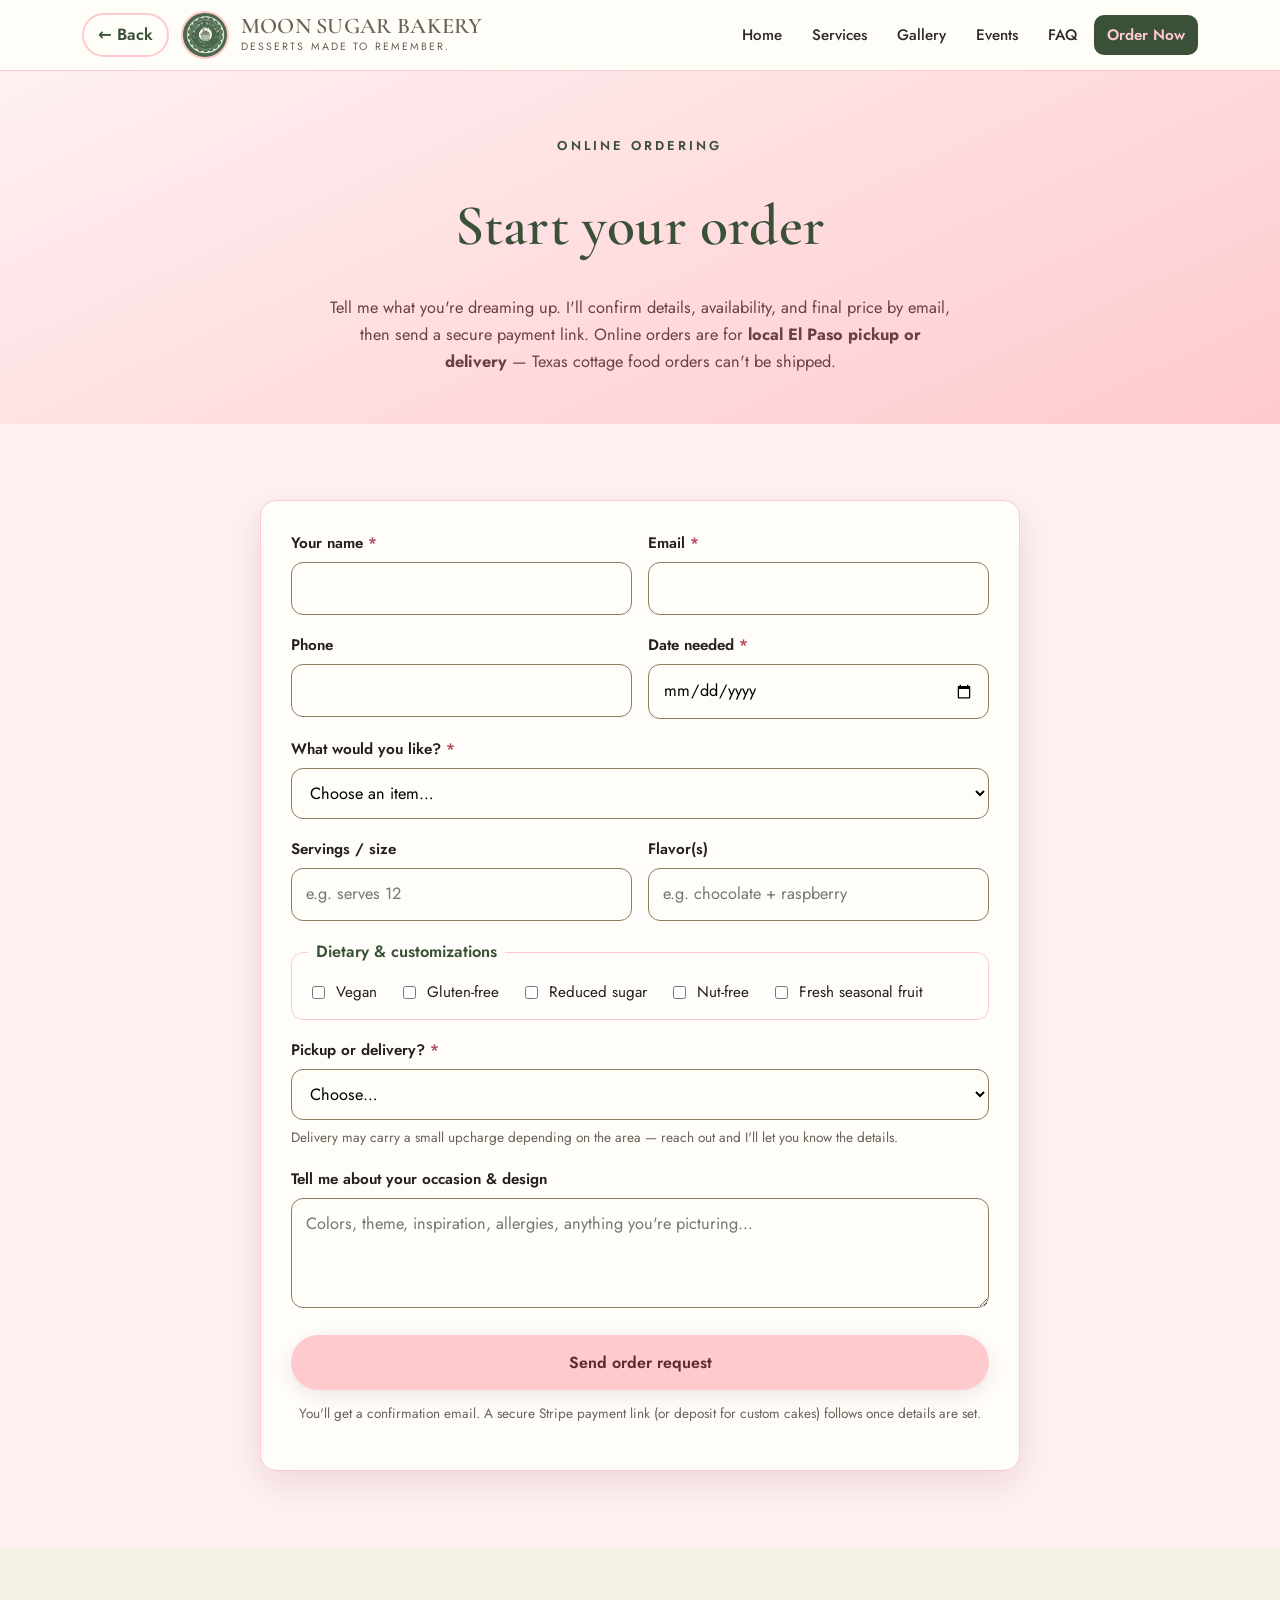
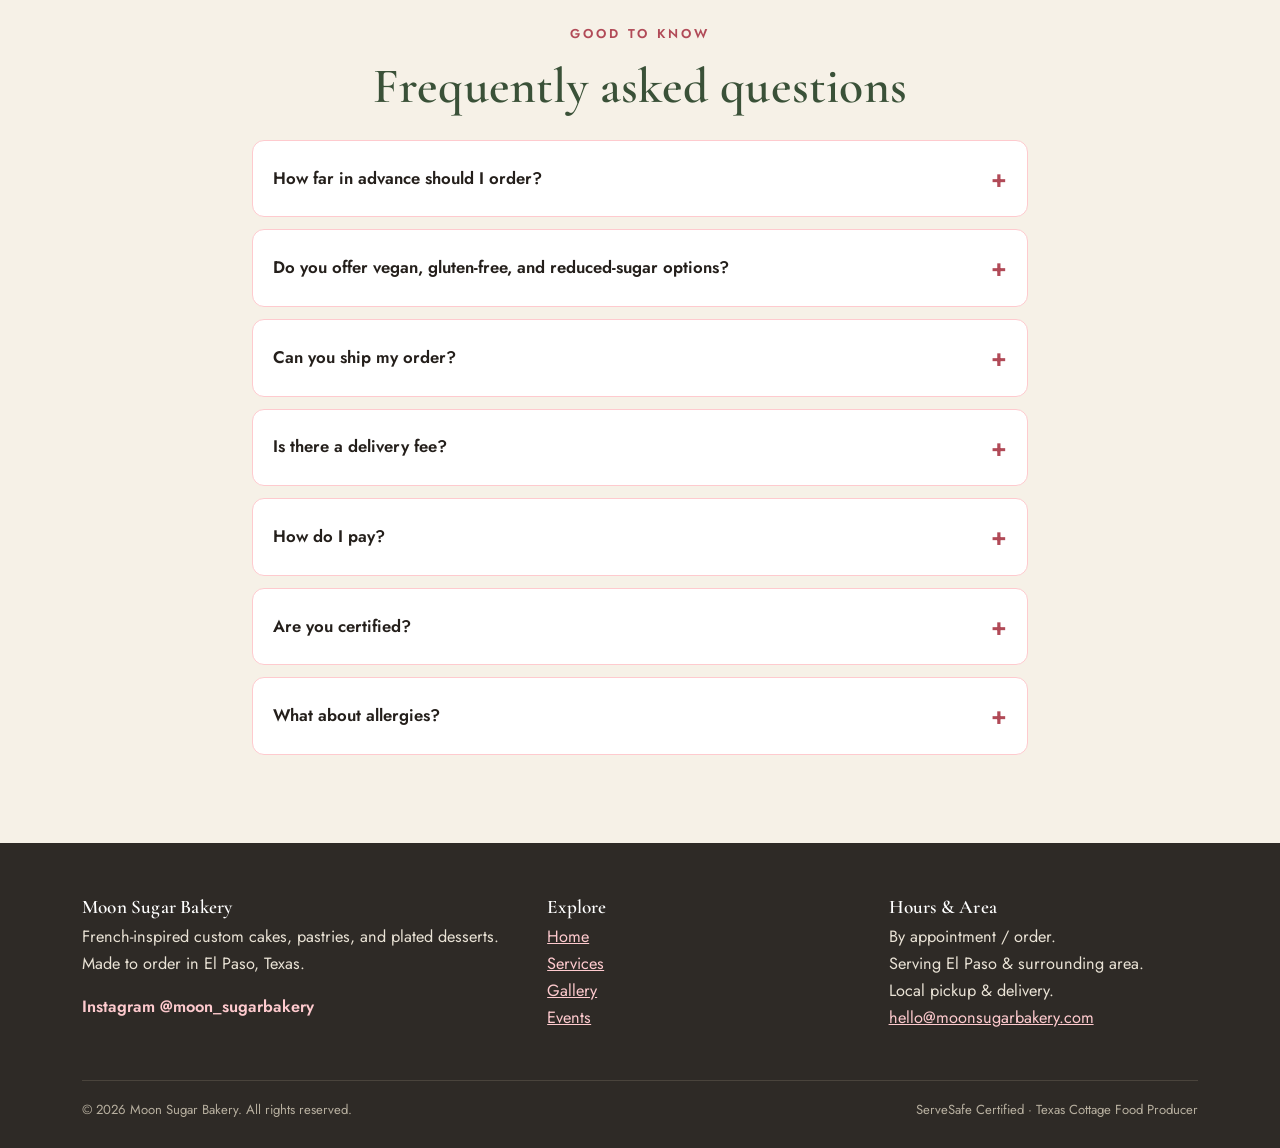
<file: order.html>
<!DOCTYPE html>
<html lang="en">
<head>
<meta charset="UTF-8">
<meta name="viewport" content="width=device-width, initial-scale=1.0">
<title>Order Custom Cakes &amp; Desserts | Moon Sugar Bakery — El Paso, TX</title>
<meta name="description" content="Start your Moon Sugar Bakery order. Custom cakes, pastries, and dietary-friendly desserts for local El Paso pickup or delivery.">
<link rel="preconnect" href="https://fonts.googleapis.com">
<link rel="preconnect" href="https://fonts.gstatic.com" crossorigin>
<link href="https://fonts.googleapis.com/css2?family=Cormorant+Garamond:ital,wght@0,500;0,600;1,400&family=Jost:wght@300;400;500;600&display=swap" rel="stylesheet">
<link rel="stylesheet" href="styles.css">
</head>
<body class="subpage">
<a class="skip" href="#main">Skip to main content</a>

<header class="site">
  <div class="nav">
    <div class="nav-left">
      <a class="back" href="index.html" aria-label="Back to home">&#8592; Back</a>
      <a class="brand" href="index.html" aria-label="Moon Sugar Bakery home">
        <img class="logo" src="images/MSB%20Logo.png" alt="Moon Sugar Bakery logo" width="48" height="48"
             onerror="this.style.display='none';this.nextElementSibling.style.display='grid';">
        <span class="logo" aria-hidden="true" style="display:none">M</span>
        <span><b>Moon Sugar Bakery</b><span>Desserts made to remember.</span></span>
      </a>
    </div>
    <button class="menu-toggle" aria-expanded="false" aria-controls="primary-nav">Menu</button>
    <ul class="navlinks" id="primary-nav">
      <li><a href="index.html">Home</a></li>
      <li><a href="services.html">Services</a></li>
      <li><a href="gallery.html">Gallery</a></li>
      <li><a href="catering.html">Events</a></li>
      <li><a href="faq.html">FAQ</a></li>
      <li><a class="cta" href="order.html" aria-current="page">Order Now</a></li>
    </ul>
  </div>
</header>

<main id="main">
  <div class="page-head">
    <p class="eyebrow" style="color:var(--green-deep)">Online Ordering</p>
    <h1>Start your order</h1>
    <p>Tell me what you're dreaming up. I'll confirm details, availability, and final price by email, then send a secure payment link. Online orders are for <strong>local El Paso pickup or delivery</strong> — Texas cottage food orders can't be shipped.</p>
  </div>

  <section class="tint-blush">
    <form class="formcard w3form" data-w3form action="https://api.web3forms.com/submit" method="POST" aria-label="Order request form">
      <!-- Web3Forms setup: paste your free access key below (get it at web3forms.com) -->
      <input type="hidden" name="access_key" value="03e9b507-2061-494d-997e-eeda7892f659">
      <input type="hidden" name="subject" value="New Order Request — Moon Sugar Bakery">
      <input type="hidden" name="from_name" value="Moon Sugar Bakery Website">
      <input type="checkbox" name="botcheck" tabindex="-1" aria-hidden="true" style="display:none">
      <div class="two">
        <div class="field"><label for="name">Your name <span class="req" aria-hidden="true">*</span></label><input id="name" name="name" type="text" required autocomplete="name"></div>
        <div class="field"><label for="email">Email <span class="req" aria-hidden="true">*</span></label><input id="email" name="email" type="email" required autocomplete="email"></div>
      </div>
      <div class="two">
        <div class="field"><label for="phone">Phone</label><input id="phone" name="phone" type="tel" autocomplete="tel"></div>
        <div class="field"><label for="date">Date needed <span class="req" aria-hidden="true">*</span></label><input id="date" name="date_needed" type="date" required></div>
      </div>
      <div class="field">
        <label for="item">What would you like? <span class="req" aria-hidden="true">*</span></label>
        <select id="item" name="item" required>
          <option value="">Choose an item…</option>
          <option>Custom celebration cake</option>
          <option>Tiered / specialty cake</option>
          <option>Cheesecake</option>
          <option>Carrot cake (signature)</option>
          <option>Cookies (by dozen)</option>
          <option>Minis / cake pops</option>
          <option>Pies</option>
          <option>Pastries / breads</option>
          <option>Chocolate work</option>
          <option>Other (describe below)</option>
        </select>
      </div>
      <div class="two">
        <div class="field"><label for="servings">Servings / size</label><input id="servings" name="servings" type="text" placeholder="e.g. serves 12"></div>
        <div class="field"><label for="flavor">Flavor(s)</label><input id="flavor" name="flavor" type="text" placeholder="e.g. chocolate + raspberry"></div>
      </div>
      <fieldset>
        <legend>Dietary &amp; customizations</legend>
        <div class="checks">
          <label><input type="checkbox" name="options" value="Vegan"> Vegan</label>
          <label><input type="checkbox" name="options" value="Gluten-free"> Gluten-free</label>
          <label><input type="checkbox" name="options" value="Reduced-sugar"> Reduced sugar</label>
          <label><input type="checkbox" name="options" value="Nut-free"> Nut-free</label>
          <label><input type="checkbox" name="options" value="Fresh seasonal fruit"> Fresh seasonal fruit</label>
        </div>
      </fieldset>
      <div class="field">
        <label for="fulfill">Pickup or delivery? <span class="req" aria-hidden="true">*</span></label>
        <select id="fulfill" name="fulfillment" required aria-describedby="delivery-note">
          <option value="">Choose…</option>
          <option>Local pickup (El Paso)</option>
          <option>Local delivery (El Paso area)</option>
        </select>
        <p class="help" id="delivery-note">Delivery may carry a small upcharge depending on the area — reach out and I'll let you know the details.</p>
      </div>
      <div class="field">
        <label for="details">Tell me about your occasion &amp; design</label>
        <textarea id="details" name="details" placeholder="Colors, theme, inspiration, allergies, anything you're picturing…"></textarea>
      </div>
      <button class="btn btn-pink" type="submit" style="width:100%">Send order request</button>
      <p class="help center" style="margin-top:12px">You'll get a confirmation email. A secure Stripe payment link (or deposit for custom cakes) follows once details are set.</p>
    </form>
  </section>

  <section class="tint-cream">
    <div class="wrap" style="max-width:820px">
      <div class="center"><p class="eyebrow">Good To Know</p><h2>Frequently asked questions</h2></div>
      <div style="margin-top:26px">
        <details><summary>How far in advance should I order?</summary><p>For custom and specialty work, please ask at least 1–2 weeks ahead when possible. Larger events and tiered cakes need more lead time. Last-minute? Ask anyway — sometimes it works out.</p></details>
        <details><summary>Do you offer vegan, gluten-free, and reduced-sugar options?</summary><p>Yes, all three. Check the boxes on the form. These are made with real technique so they taste like the original, not a compromise.</p></details>
        <details><summary>Can you ship my order?</summary><p>Not currently. Under Texas cottage food rules, online orders are picked up in person or delivered locally in the El Paso area — no shipping.</p></details>
        <details><summary>Is there a delivery fee?</summary><p>Delivery may carry a small upcharge depending on where you are. Note delivery on your order and I'll confirm before you pay.</p></details>
        <details><summary>How do I pay?</summary><p>After we confirm the details, you'll get a secure Stripe payment link. Custom cakes may need a deposit to reserve the date, with the balance due before pickup or delivery.</p></details>
        <details><summary>Are you certified?</summary><p>Yes — ServeSafe certified, and baking professionally since 2017.</p></details>
        <details><summary>What about allergies?</summary><p>Tell me in the order notes. I'll be honest about what I can safely accommodate in a home-kitchen environment.</p></details>
      </div>
    </div>
  </section>
</main>

<footer class="site">
  <div class="wrap">
    <div class="foot-grid">
      <div>
        <h3>Moon Sugar Bakery</h3>
        <p>French-inspired custom cakes, pastries, and plated desserts. Made to order in El Paso, Texas.</p>
        <p class="social"><a href="https://instagram.com/moon_sugarbakery" rel="noopener">Instagram @moon_sugarbakery</a></p>
      </div>
      <div><h3>Explore</h3><p><a href="index.html">Home</a><br><a href="services.html">Services</a><br><a href="gallery.html">Gallery</a><br><a href="catering.html">Events</a></p></div>
      <div><h3>Hours &amp; Area</h3><p>By appointment / order.<br>Serving El Paso &amp; surrounding area.<br>Local pickup &amp; delivery.<br><a href="mailto:hello@moonsugarbakery.com">hello@moonsugarbakery.com</a></p></div>
    </div>
    <div class="legal"><span>© <span id="yr"></span> Moon Sugar Bakery. All rights reserved.</span><span>ServeSafe Certified · Texas Cottage Food Producer</span></div>
  </div>
</footer>
<script src="script.js"></script>
</body>
</html>
</file>
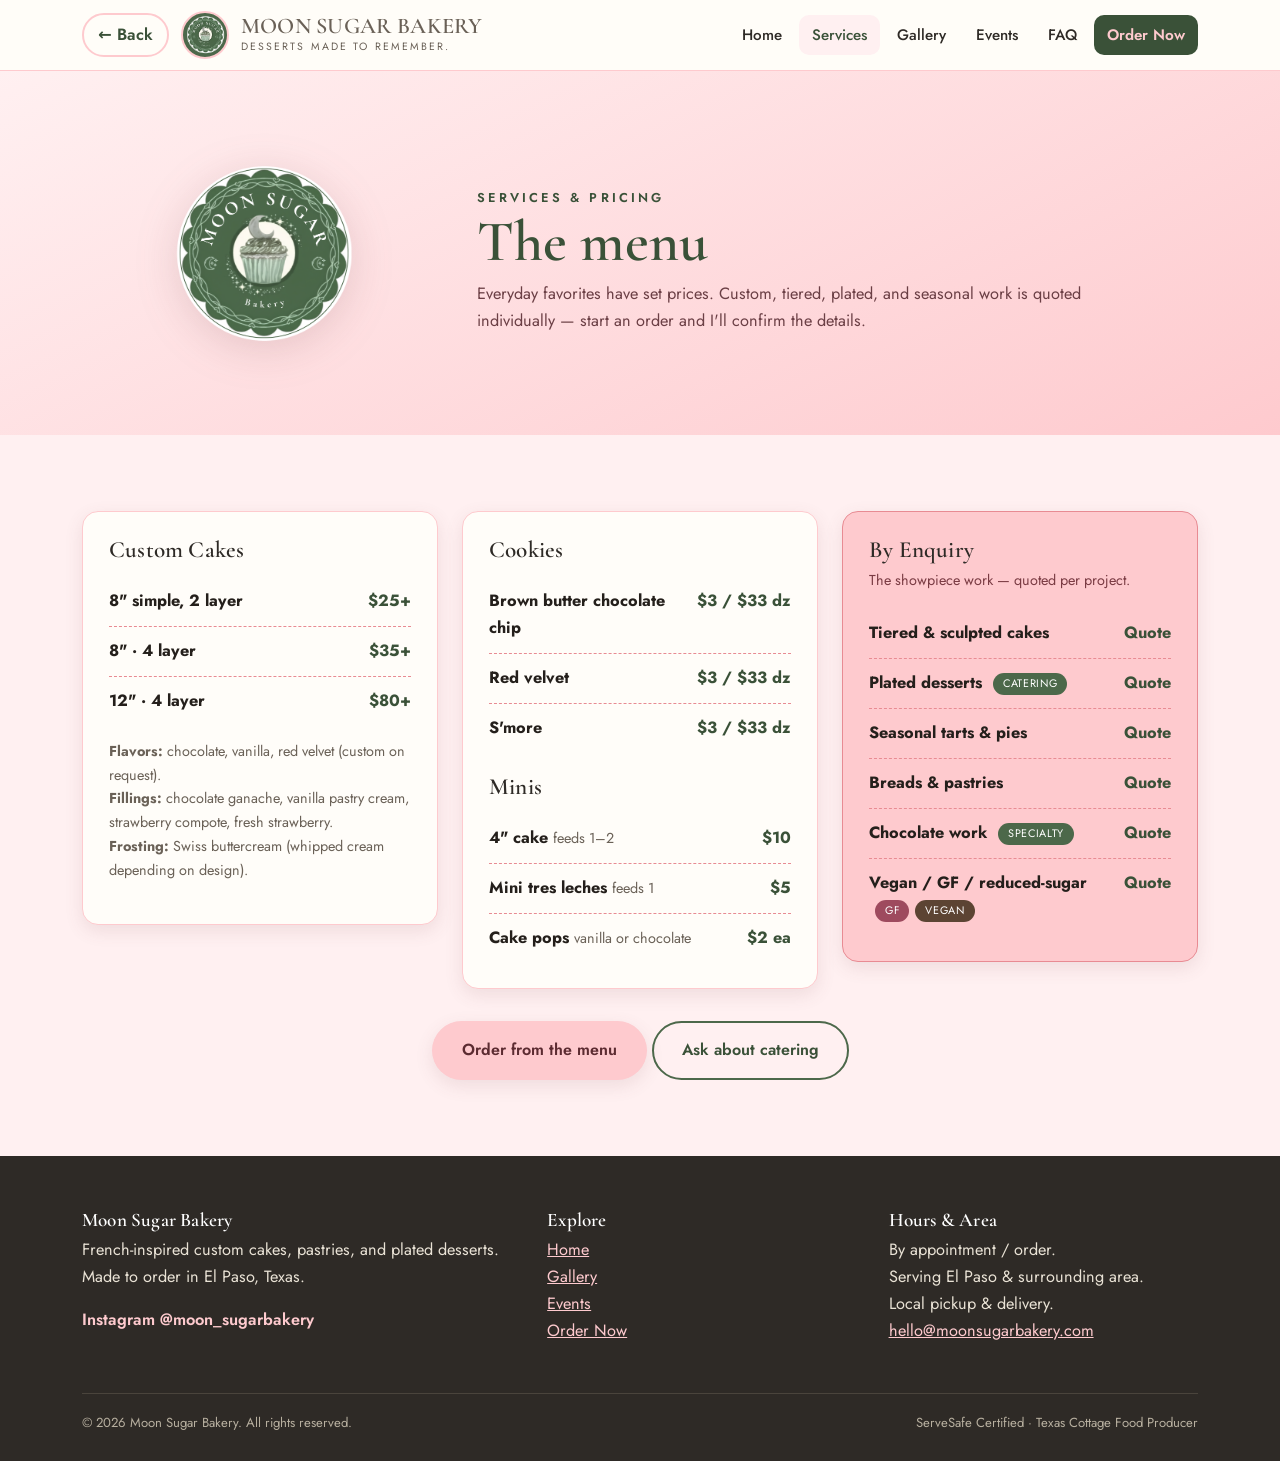
<file: services.html>
<!DOCTYPE html>
<html lang="en">
<head>
<meta charset="UTF-8">
<meta name="viewport" content="width=device-width, initial-scale=1.0">
<title>Services &amp; Menu | Moon Sugar Bakery — El Paso, TX</title>
<meta name="description" content="Moon Sugar Bakery services and pricing: custom cakes, cookies, minis, plus tiered, plated, and dietary-friendly desserts by enquiry. El Paso, Texas.">
<link rel="preconnect" href="https://fonts.googleapis.com">
<link rel="preconnect" href="https://fonts.gstatic.com" crossorigin>
<link href="https://fonts.googleapis.com/css2?family=Cormorant+Garamond:ital,wght@0,500;0,600;1,400&family=Jost:wght@300;400;500;600&display=swap" rel="stylesheet">
<link rel="stylesheet" href="styles.css">
</head>
<body class="subpage">
<a class="skip" href="#main">Skip to main content</a>

<header class="site">
  <div class="nav">
    <div class="nav-left">
      <a class="back" href="index.html" aria-label="Back to home">&#8592; Back</a>
      <a class="brand" href="index.html" aria-label="Moon Sugar Bakery home">
        <img class="logo" src="images/MSB%20Logo.png" alt="Moon Sugar Bakery logo" width="62" height="62"
             onerror="this.style.display='none';this.nextElementSibling.style.display='grid';">
        <span class="logo" aria-hidden="true" style="display:none">M</span>
        <span><b>Moon Sugar Bakery</b><span>Desserts made to remember.</span></span>
      </a>
    </div>
    <button class="menu-toggle" aria-expanded="false" aria-controls="primary-nav">Menu</button>
    <ul class="navlinks" id="primary-nav">
      <li><a href="index.html">Home</a></li>
      <li><a href="services.html" aria-current="page">Services</a></li>
      <li><a href="gallery.html">Gallery</a></li>
      <li><a href="catering.html">Events</a></li>
      <li><a href="faq.html">FAQ</a></li>
      <li><a class="cta" href="order.html">Order Now</a></li>
    </ul>
  </div>
</header>

<main id="main">
  <div class="page-head">
    <div class="head-split">
      <img class="head-logo" src="images/MSB%20Logo.png" alt="Moon Sugar Bakery logo" onerror="this.style.display='none'">
      <div class="head-copy">
        <p class="eyebrow" style="color:var(--green-deep)">Services &amp; Pricing</p>
        <h1>The menu</h1>
        <p>Everyday favorites have set prices. Custom, tiered, plated, and seasonal work is quoted individually — start an order and I'll confirm the details.</p>
      </div>
    </div>
  </div>

  <section class="tint-blush">
    <div class="wrap grid grid-3" style="align-items:start">
      <div class="card">
        <h3>Custom Cakes</h3>
        <ul class="price-list">
          <li><span><strong>8&quot; simple, 2 layer</strong></span><span class="price">$25+</span></li>
          <li><span><strong>8&quot; · 4 layer</strong></span><span class="price">$35+</span></li>
          <li><span><strong>12&quot; · 4 layer</strong></span><span class="price">$80+</span></li>
        </ul>
        <p class="desc" style="margin-top:14px"><strong>Flavors:</strong> chocolate, vanilla, red velvet (custom on request).<br>
        <strong>Fillings:</strong> chocolate ganache, vanilla pastry cream, strawberry compote, fresh strawberry.<br>
        <strong>Frosting:</strong> Swiss buttercream (whipped cream depending on design).</p>
      </div>
      <div class="card">
        <h3>Cookies</h3>
        <ul class="price-list">
          <li><span><strong>Brown butter chocolate chip</strong></span><span class="price">$3 / $33 dz</span></li>
          <li><span><strong>Red velvet</strong></span><span class="price">$3 / $33 dz</span></li>
          <li><span><strong>S'more</strong></span><span class="price">$3 / $33 dz</span></li>
        </ul>
        <h3 style="margin-top:22px">Minis</h3>
        <ul class="price-list">
          <li><span><strong>4&quot; cake</strong> <span class="desc">feeds 1–2</span></span><span class="price">$10</span></li>
          <li><span><strong>Mini tres leches</strong> <span class="desc">feeds 1</span></span><span class="price">$5</span></li>
          <li><span><strong>Cake pops</strong> <span class="desc">vanilla or chocolate</span></span><span class="price">$2 ea</span></li>
        </ul>
      </div>
      <div class="card" style="background:var(--blush);border-color:var(--blush-deep)">
        <h3>By Enquiry</h3>
        <p class="desc" style="color:#7a3b43">The showpiece work — quoted per project.</p>
        <ul class="price-list">
          <li><span><strong>Tiered &amp; sculpted cakes</strong></span><span class="price">Quote</span></li>
          <li><span><strong>Plated desserts</strong> <span class="tag">Catering</span></span><span class="price">Quote</span></li>
          <li><span><strong>Seasonal tarts &amp; pies</strong></span><span class="price">Quote</span></li>
          <li><span><strong>Breads &amp; pastries</strong></span><span class="price">Quote</span></li>
          <li><span><strong>Chocolate work</strong> <span class="tag">Specialty</span></span><span class="price">Quote</span></li>
          <li><span><strong>Vegan / GF / reduced-sugar</strong> <span class="tag gf">GF</span><span class="tag v">Vegan</span></span><span class="price">Quote</span></li>
        </ul>
      </div>
    </div>
    <div class="center" style="margin-top:32px">
      <a class="btn btn-pink" href="order.html">Order from the menu</a>
      <a class="btn btn-outline" href="catering.html">Ask about catering</a>
    </div>
  </section>
</main>

<footer class="site">
  <div class="wrap">
    <div class="foot-grid">
      <div>
        <h3>Moon Sugar Bakery</h3>
        <p>French-inspired custom cakes, pastries, and plated desserts. Made to order in El Paso, Texas.</p>
        <p class="social"><a href="https://instagram.com/moon_sugarbakery" rel="noopener">Instagram @moon_sugarbakery</a></p>
      </div>
      <div><h3>Explore</h3><p><a href="index.html">Home</a><br><a href="gallery.html">Gallery</a><br><a href="catering.html">Events</a><br><a href="order.html">Order Now</a></p></div>
      <div><h3>Hours &amp; Area</h3><p>By appointment / order.<br>Serving El Paso &amp; surrounding area.<br>Local pickup &amp; delivery.<br><a href="mailto:hello@moonsugarbakery.com">hello@moonsugarbakery.com</a></p></div>
    </div>
    <div class="legal"><span>© <span id="yr"></span> Moon Sugar Bakery. All rights reserved.</span><span>ServeSafe Certified · Texas Cottage Food Producer</span></div>
  </div>
</footer>
<script src="script.js"></script>
</body>
</html>
</file>
<file: styles.css>
/* ==========================================================================
   Moon Sugar Bakery — shared styles
   Sage green anchors, blush pink delights, cream breathes, gold sparkles.
   ========================================================================== */
:root{
  --green:#4C684A; --green-deep:#3A5138; --green-soft:#E4EBE1;
  --blush:#FECACE;            /* secondary — the star accent */
  --blush-soft:#FFF0F1;       /* pale pink section wash */
  --blush-mid:#FDB8BE;
  --blush-deep:#E88B93;
  --rose:#B14A57;             /* AA-safe pink text on light */
  --cream:#F6F1E7; --cream-2:#EFE7D6;
  --gold:#C9A227; --berry:#9E4A5E; --choc:#5C4433;
  --espresso:#2E2A26; --ink:#241F1B; --muted:#6A6157;
  --white:#FFFDF9;
  --radius:16px; --radius-lg:26px;
  --shadow:0 12px 34px rgba(120,70,80,.14);
  --shadow-sm:0 6px 18px rgba(120,70,80,.12);
  --maxw:1160px;
}
*{box-sizing:border-box}
html{scroll-behavior:smooth}
body{margin:0;color:var(--ink);background:var(--cream);
  font-family:'Jost',system-ui,-apple-system,Segoe UI,Roboto,sans-serif;
  font-weight:400;line-height:1.65;font-size:1.02rem}
h1,h2,h3,.serif{font-family:'Cormorant Garamond',Georgia,serif;font-weight:600;line-height:1.08;letter-spacing:.2px}
h1{font-size:clamp(2.6rem,6vw,4.6rem)}
h2{font-size:clamp(2.1rem,4.4vw,3.1rem);color:var(--green-deep);margin:0 0 .5rem}
h3{font-size:1.45rem;color:var(--espresso);margin:0 0 .4rem}
p{margin:0 0 1rem}
a{color:var(--rose)}
img{max-width:100%;display:block}
.wrap{max-width:var(--maxw);margin:0 auto;padding:0 22px}
.center{text-align:center}
section{padding:76px 0}
.eyebrow{font-family:'Jost';text-transform:uppercase;letter-spacing:.24em;font-size:.8rem;font-weight:600;color:var(--rose)}
:focus-visible{outline:3px solid var(--rose);outline-offset:3px}

/* ---- Skip link ---- */
.skip{position:absolute;left:-999px;background:var(--espresso);color:#fff;padding:12px 18px;z-index:1000;border-radius:0 0 8px 0}
.skip:focus{left:0;top:0}

/* ---- Buttons ---- */
.btn{display:inline-flex;align-items:center;gap:8px;justify-content:center;
  font-family:'Jost';font-weight:600;font-size:1rem;padding:14px 28px;border-radius:50px;
  border:2px solid transparent;cursor:pointer;text-decoration:none;min-height:50px;
  transition:transform .15s,background .2s,box-shadow .2s,color .2s}
.btn:hover{transform:translateY(-2px)}
.btn-primary{background:var(--green);color:#fff}
.btn-primary:hover{background:var(--green-deep)}
.btn-pink{background:var(--blush);color:#5c2b31;box-shadow:var(--shadow-sm)}
.btn-pink:hover{background:var(--blush-mid);color:#4a2227}
/* green background, branded pink text (AA-safe on deep green) */
.btn-greenpink{background:var(--green-deep);color:var(--blush);box-shadow:var(--shadow-sm)}
.btn-greenpink:hover,.btn-greenpink:focus-visible{background:var(--espresso);color:var(--blush)}
.btn-gold{background:var(--gold);color:#2b2410}
.btn-gold:hover{background:#b8931f}
.btn-outline{background:transparent;color:var(--green-deep);border-color:var(--green)}
.btn-outline:hover{background:var(--green);color:#fff}
.btn-ghost-light{background:rgba(255,255,255,.9);color:var(--green-deep);border-color:#fff}
.btn-ghost-light:hover{background:#fff}

/* ---- Header / Nav ---- */
header.site{position:sticky;top:0;z-index:900;background:rgba(255,253,249,.94);
  backdrop-filter:blur(9px);border-bottom:1px solid var(--blush)}
.nav{display:flex;align-items:center;justify-content:space-between;gap:18px;
  padding:11px 22px;max-width:var(--maxw);margin:0 auto}
.nav-left{display:flex;align-items:center;gap:12px}
.back{display:none;text-decoration:none;color:var(--green-deep);font-weight:600;
  border:2px solid var(--blush);border-radius:50px;padding:7px 14px;min-height:42px;
  align-items:center;gap:6px}
.back:hover{background:var(--blush-soft)}
.subpage .back{display:inline-flex}
.brand{display:flex;align-items:center;gap:12px;text-decoration:none;color:var(--espresso)}
.brand .logo{flex:0 0 auto;width:48px;height:48px;aspect-ratio:1/1;border-radius:50%;background:var(--green);color:#fff;
  display:grid;place-items:center;font-family:'Cormorant Garamond';font-size:1.6rem;font-weight:600;
  border:2px solid var(--blush)}
img.logo{flex:0 0 auto;width:48px;height:48px;aspect-ratio:1/1;border-radius:50%;object-fit:cover;background:none}
.brand b{font-family:'Cormorant Garamond';font-size:1.4rem;font-weight:600;letter-spacing:.3px;line-height:1}
.brand span{display:block;font-size:.66rem;letter-spacing:.2em;text-transform:uppercase;color:var(--muted)}
.navlinks{display:flex;gap:4px;align-items:center;list-style:none;margin:0;padding:0}
.navlinks a{text-decoration:none;color:var(--espresso);padding:9px 13px;border-radius:10px;font-size:.95rem;font-weight:500}
.navlinks a:hover,.navlinks a[aria-current="page"]{background:var(--blush-soft);color:var(--green-deep)}
/* Order Now pill: branded green background, branded pink text (AA-safe on deep green) */
.navlinks a.cta{background:var(--green-deep);color:var(--blush);font-weight:600}
.navlinks a.cta:hover,.navlinks a.cta:focus-visible{background:var(--espresso);color:var(--blush)}
.menu-toggle{display:none;background:none;border:2px solid var(--green);color:var(--green-deep);
  border-radius:10px;padding:8px 12px;font-size:1rem;cursor:pointer;min-height:44px}

/* ---- Scallop divider (echoes the logo medallion) ---- */
.scallop{height:26px;background:
  radial-gradient(circle at 13px -2px, transparent 13px, var(--wash,var(--blush-soft)) 13px) 0 0/26px 26px repeat-x;
  border:0;margin:0}

/* ---- Hero ---- */
.hero{position:relative;overflow:hidden;
  background:linear-gradient(155deg,var(--blush-soft) 0%,var(--blush) 55%,#f6b9be 100%)}
.hero .blob{position:absolute;border-radius:50%;filter:blur(2px);opacity:.5}
.hero .b1{width:320px;height:320px;background:#fff;top:-120px;right:-60px;opacity:.35}
.hero .b2{width:220px;height:220px;background:var(--green-soft);bottom:-90px;left:-50px;opacity:.5}
.hero-inner{position:relative;max-width:var(--maxw);margin:0 auto;padding:84px 22px 78px;
  display:grid;grid-template-columns:1.05fr .95fr;gap:40px;align-items:center}
.hero h1{color:var(--green-deep);margin:.3rem 0 .5rem}
.hero .lede{font-size:clamp(1.05rem,2.1vw,1.28rem);max-width:520px;color:#6b3f45;margin-bottom:1.5rem}
.hero .cta-row{display:flex;gap:14px;flex-wrap:wrap}
.hero-art{position:relative;aspect-ratio:1/1;border-radius:50%;overflow:hidden;
  border:10px solid #fff;box-shadow:var(--shadow);background:var(--cream-2)}
.hero-art img{width:100%;height:100%;object-fit:cover}
.hero-badge{position:absolute;bottom:14px;left:14px;background:#fff;border-radius:50px;
  padding:8px 16px;font-weight:600;color:var(--green-deep);box-shadow:var(--shadow-sm);font-size:.9rem}

/* ---- Trust bar ---- */
.trust{background:var(--green-deep);color:#f3ede1}
.trust .wrap{display:flex;flex-wrap:wrap;justify-content:center;gap:12px 32px;padding:16px 22px;font-size:.92rem;text-align:center}
.trust b{color:var(--blush)}

/* ---- Sections tints ---- */
.tint-blush{background:var(--blush-soft)}
.tint-cream{background:var(--cream)}
.tint-green{background:var(--green-deep);color:#f3ede1}
.tint-green h2{color:#fff}
.tint-green .eyebrow{color:var(--blush)}

/* ---- Cards / grids ---- */
.grid{display:grid;gap:24px}
.grid-2{grid-template-columns:1fr 1fr}
.grid-3{grid-template-columns:repeat(3,1fr)}
.grid-4{grid-template-columns:repeat(4,1fr)}
.card{background:var(--white);border-radius:var(--radius);padding:26px;box-shadow:var(--shadow-sm);border:1px solid var(--blush)}
.card .ic{width:58px;height:58px;border-radius:50%;background:var(--blush-soft);border:1px solid var(--blush);
  display:grid;place-items:center;font-size:1.7rem;margin-bottom:12px}

/* ---- Feature split ---- */
.split{display:grid;grid-template-columns:1.05fr .95fr;gap:38px;align-items:center}

/* ---- Images / placeholders ---- */
.gimg{width:100%;border-radius:var(--radius);display:block;object-fit:cover;box-shadow:var(--shadow-sm);background:var(--cream-2)}
.round{border-radius:var(--radius-lg)}
.ph{border-radius:var(--radius);background:
  repeating-linear-gradient(135deg,#f7d9dc 0 18px,var(--blush-soft) 18px 36px);
  border:1px dashed var(--blush-deep);display:grid;place-items:center;color:#9a5560;
  font-size:.85rem;text-align:center;padding:20px;min-height:200px}

/* ---- Gallery ---- */
.gallery-grid{display:grid;grid-template-columns:repeat(3,1fr);gap:18px}
.gallery-grid .gimg,.gallery-grid .ph{height:280px;aspect-ratio:auto}
figure.g{margin:0;position:relative}
figure.g figcaption{margin-top:8px;font-size:.9rem;color:var(--muted);text-align:center}

/* ---- Pricing ---- */
.price-list{list-style:none;margin:14px 0 0;padding:0}
.price-list li{display:flex;justify-content:space-between;gap:16px;padding:11px 0;border-bottom:1px dashed var(--blush-deep)}
.price-list li:last-child{border-bottom:none}
.desc{color:var(--muted);font-size:.9rem}
.price{white-space:nowrap;font-weight:700;color:var(--green-deep)}
.tag{display:inline-block;font-size:.68rem;letter-spacing:.06em;text-transform:uppercase;
  background:var(--green);color:#fff;border-radius:20px;padding:2px 10px;margin-left:6px;vertical-align:middle}
.tag.gf{background:var(--berry)}.tag.v{background:var(--choc)}.tag.pink{background:var(--blush);color:#5c2b31}

/* ---- Testimonials ---- */
.quote{background:#fff;border-radius:var(--radius);padding:24px;box-shadow:var(--shadow-sm);border:1px solid var(--blush)}
.quote .stars{color:var(--gold);letter-spacing:2px;margin-bottom:6px}
.quote p{font-style:italic;font-family:'Cormorant Garamond';font-size:1.3rem;color:var(--espresso)}
.quote cite{font-style:normal;font-weight:600;color:var(--rose);font-size:.95rem}

/* ---- Forms ---- */
.formcard{background:var(--white);border-radius:var(--radius);padding:30px;box-shadow:var(--shadow);max-width:760px;margin:0 auto;border:1px solid var(--blush)}
.field{margin-bottom:18px}
label{display:block;font-weight:600;margin-bottom:6px;font-size:.95rem}
.req{color:var(--rose)}
input,select,textarea{width:100%;padding:12px 14px;border:1.5px solid #8a7c5c;border-radius:12px;font:inherit;background:#fffdf8;min-height:48px}
textarea{min-height:110px;resize:vertical}
input:focus,select:focus,textarea:focus{border-color:var(--green);outline:3px solid rgba(232,139,147,.4);outline-offset:0}
.two{display:grid;grid-template-columns:1fr 1fr;gap:16px}
fieldset{border:1.5px solid var(--blush);border-radius:12px;padding:14px 16px;margin:0 0 18px}
legend{font-weight:600;padding:0 8px;color:var(--green-deep)}
.checks{display:flex;flex-wrap:wrap;gap:10px 22px}
.checks label{display:flex;align-items:center;gap:8px;font-weight:400;margin:0}
.checks input{width:auto;min-height:auto}
.help{font-size:.85rem;color:var(--muted);margin-top:6px}
.form-success{max-width:640px;margin:0 auto;background:#fff;border:1px solid var(--blush);border-radius:var(--radius);
  padding:36px 30px;text-align:center;box-shadow:var(--shadow-sm)}
.form-success h2{color:var(--green-deep);margin-top:0}
.form-success p{color:var(--ink)}
.form-success .btn{margin-top:12px}

/* ---- FAQ ---- */
details{background:#fff;border:1px solid var(--blush);border-radius:12px;padding:4px 20px;margin-bottom:12px}
summary{cursor:pointer;font-weight:600;padding:14px 0;font-size:1.05rem;list-style:none;display:flex;justify-content:space-between;align-items:center;gap:12px;min-height:44px}
summary::-webkit-details-marker{display:none}
summary::after{content:"+";font-size:1.5rem;color:var(--rose)}
details[open] summary::after{content:"\2013"}
details p{padding-bottom:14px;margin:0;color:var(--muted)}

/* ---- CTA band ---- */
.cta-band{background:linear-gradient(135deg,var(--blush) 0%,#f6b9be 100%);border-radius:var(--radius-lg);
  padding:40px;text-align:center;box-shadow:var(--shadow)}
.cta-band h2{color:var(--green-deep)}
.cta-grid{display:grid;grid-template-columns:repeat(4,1fr);gap:16px;margin-top:22px}
.cta-tile{background:#fff;border-radius:var(--radius);padding:22px 16px;text-decoration:none;
  color:var(--green-deep);font-weight:600;box-shadow:var(--shadow-sm);border:1px solid var(--blush);
  display:flex;flex-direction:column;align-items:center;gap:8px;transition:transform .15s}
.cta-tile:hover{transform:translateY(-3px)}
.cta-tile .em{font-size:1.9rem}

/* ---- Page header (subpages) ---- */
.page-head{background:linear-gradient(155deg,var(--blush-soft),var(--blush));padding:56px 0 48px;text-align:center}
.page-head h1{color:var(--green-deep);font-size:clamp(2.4rem,5vw,3.6rem)}
.page-head p{max-width:620px;margin:8px auto 0;color:#6b3f45}
/* Page head with logo on the left (Services) */
.head-split{display:grid;grid-template-columns:1fr 2fr;gap:34px;align-items:center;
  max-width:var(--maxw);margin:0 auto;padding:0 22px;text-align:left}
.head-split .head-logo{width:100%;max-width:260px;aspect-ratio:1/1;object-fit:contain;
  justify-self:center;filter:drop-shadow(0 8px 20px rgba(120,70,80,.18))}
.head-split .head-copy h1{margin:.2rem 0}
.head-split .head-copy p{margin-left:0;max-width:640px}
@media(max-width:760px){.head-split{grid-template-columns:1fr;text-align:center}
  .head-split .head-copy p{margin-left:auto;margin-right:auto}
  .head-split .head-logo{max-width:180px}}

/* ---- Footer ---- */
footer.site{background:var(--espresso);color:#e9e2d5;padding:54px 0 28px}
footer.site a{color:var(--blush)}
.foot-grid{display:grid;grid-template-columns:1.4fr 1fr 1fr;gap:32px}
.foot-grid h3{color:#fff;font-size:1.2rem}
.social a{font-weight:600;text-decoration:none}
.legal{border-top:1px solid #4a443c;margin-top:32px;padding-top:18px;font-size:.82rem;color:#b7af9f;
  display:flex;justify-content:space-between;flex-wrap:wrap;gap:10px}

/* ---- Responsive ---- */
@media(max-width:900px){
  .hero-inner{grid-template-columns:1fr;text-align:center}
  .hero .lede{margin-left:auto;margin-right:auto}
  .hero .cta-row{justify-content:center}
  /* keep stacked CTA pills from crowding / shadows overlapping */
  .cta-row{gap:16px}
  .center .btn{margin:7px 5px}
  .hero-art{max-width:360px;margin:0 auto}
  .split{grid-template-columns:1fr}
  .grid-2,.grid-3,.grid-4{grid-template-columns:1fr}
  .gallery-grid{grid-template-columns:1fr 1fr}
  .cta-grid{grid-template-columns:1fr 1fr}
  .foot-grid{grid-template-columns:1fr}
  .two{grid-template-columns:1fr}
  .navlinks{position:fixed;inset:66px 0 auto 0;background:var(--cream);flex-direction:column;
    align-items:stretch;padding:10px 22px 22px;gap:2px;border-bottom:1px solid var(--blush);display:none}
  .navlinks.open{display:flex}
  .navlinks a{padding:14px 12px}
  .menu-toggle{display:inline-block}
}
@media(max-width:560px){
  .gallery-grid{grid-template-columns:1fr}
  .cta-grid{grid-template-columns:1fr}
}

/* ---- Gallery categories + modal ---- */
.cat-grid{display:grid;grid-template-columns:repeat(3,1fr);gap:22px}
.cat-tile{position:relative;border:2px solid var(--blush);padding:0;cursor:pointer;border-radius:var(--radius);
  overflow:hidden;box-shadow:var(--shadow-sm);background:var(--cream-2);aspect-ratio:4/3;
  font-family:inherit;display:block;width:100%}
.cat-tile .cover{width:100%;height:100%;object-fit:cover;transition:transform .3s}
.cat-tile .cover.ph{display:flex}
.cat-tile:hover .cover{transform:scale(1.04)}
.cat-tile .cat-label{position:absolute;inset:auto 0 0 0;
  background:linear-gradient(180deg,rgba(46,42,38,0),rgba(46,42,38,.86));
  color:#fff;padding:30px 16px 14px;text-align:left;display:flex;justify-content:space-between;align-items:flex-end;gap:10px}
.cat-tile .cat-label b{font-family:'Cormorant Garamond';font-size:1.55rem;font-weight:600}
.cat-tile .cat-label .count{font-size:.82rem;background:var(--blush);color:#5c2b31;border-radius:50px;padding:3px 11px;font-weight:600;white-space:nowrap}

.modal{position:fixed;inset:0;z-index:1000;display:none;padding:20px}
.modal.open{display:block}
.modal-backdrop{position:absolute;inset:0;background:rgba(46,42,38,.74);backdrop-filter:blur(3px);border:0;width:100%;height:100%;cursor:pointer}
.modal-panel{position:relative;max-width:1060px;margin:3vh auto;background:var(--cream);border-radius:var(--radius-lg);
  padding:26px;max-height:94vh;overflow:auto;box-shadow:var(--shadow);border:2px solid var(--blush)}
.modal-head{display:flex;justify-content:space-between;align-items:center;gap:16px;margin-bottom:18px;position:sticky;top:-26px;background:var(--cream);padding-top:6px}
.modal-head h2{margin:0;color:var(--green-deep)}
.modal-close{background:var(--green);color:#fff;border:0;border-radius:50px;min-height:46px;padding:10px 20px;font:inherit;font-weight:600;cursor:pointer}
.modal-close:hover{background:var(--green-deep)}
.modal-grid{display:grid;grid-template-columns:repeat(3,1fr);gap:16px}
.modal-grid figure{margin:0}
.modal-grid img,.modal-grid .ph{width:100%;height:230px;object-fit:cover;border-radius:var(--radius);box-shadow:var(--shadow-sm);background:var(--cream-2)}
.modal-grid figcaption{margin-top:7px;font-size:.9rem;color:var(--espresso);text-align:center;font-weight:500}
body.modal-open{overflow:hidden}
@media(max-width:900px){.cat-grid{grid-template-columns:1fr 1fr}.modal-grid{grid-template-columns:1fr 1fr}}
@media(max-width:560px){.cat-grid{grid-template-columns:1fr}.modal-grid{grid-template-columns:1fr}}
</file>
